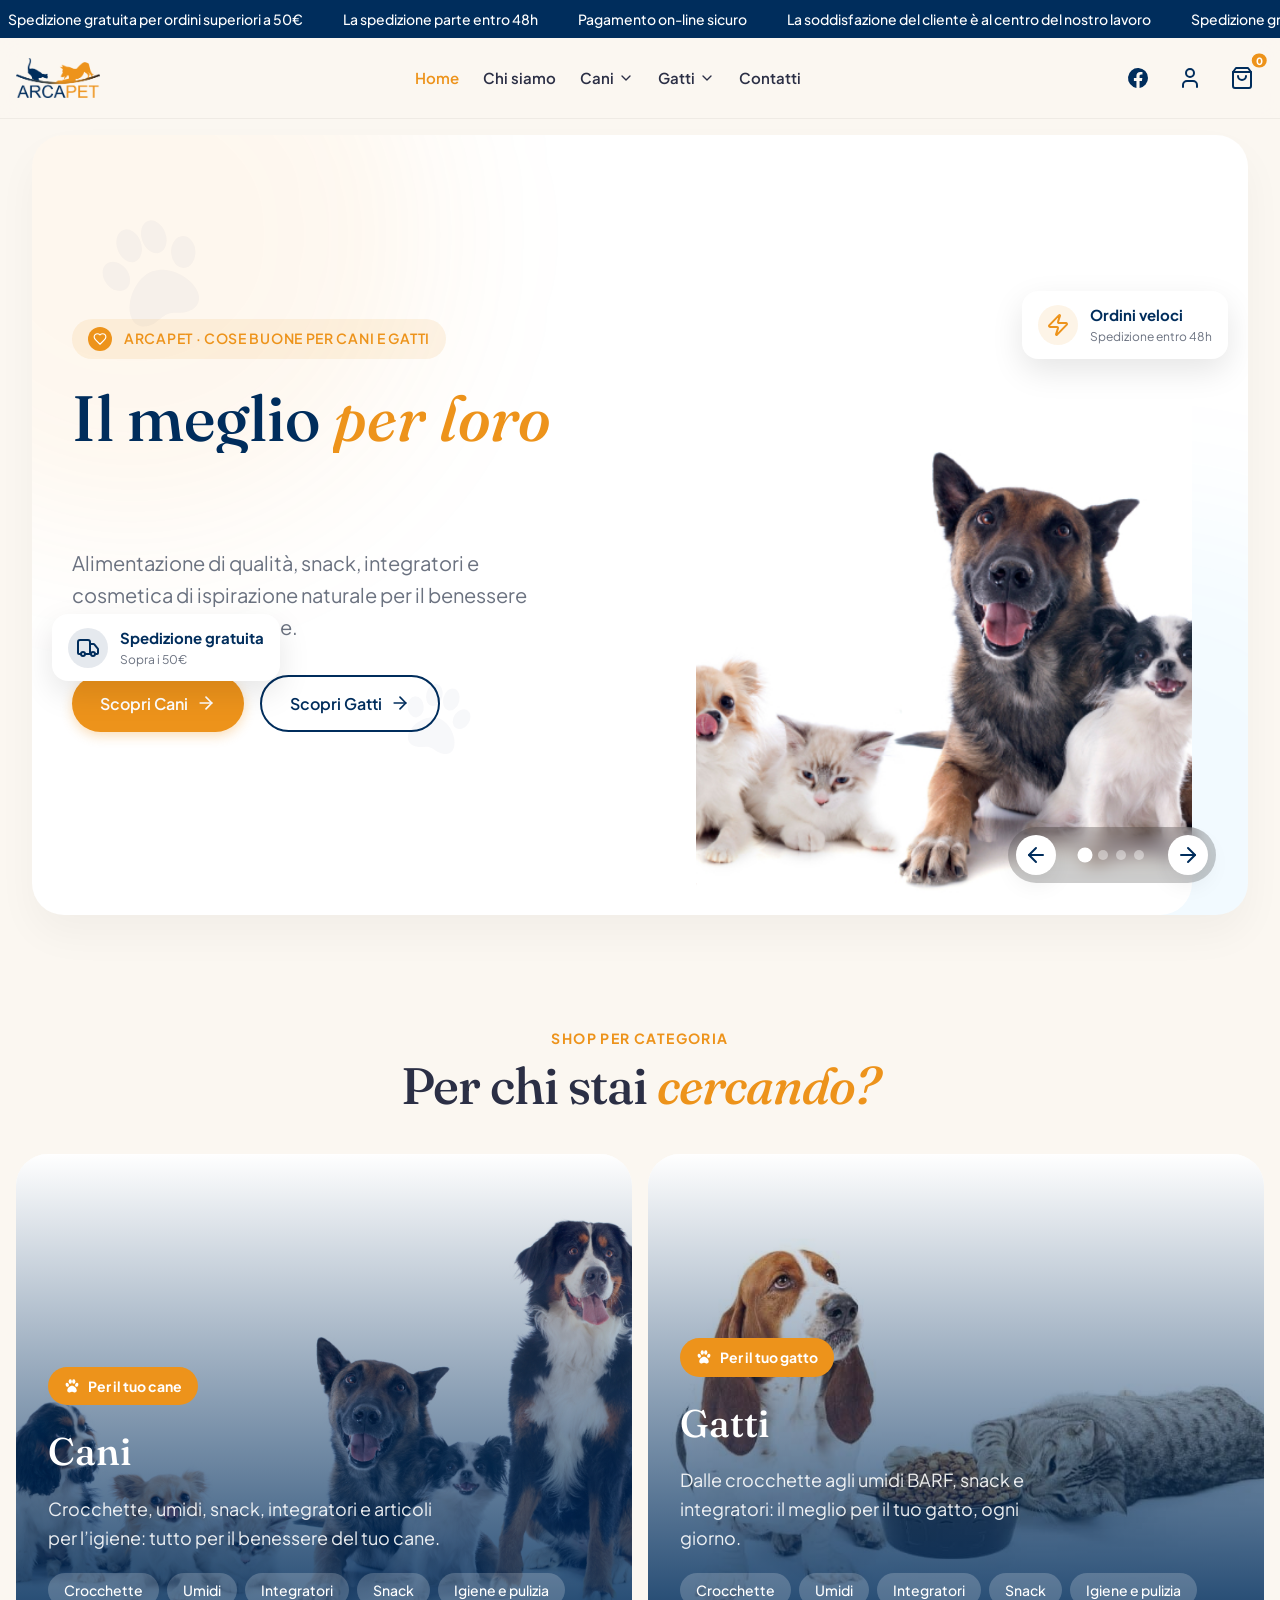
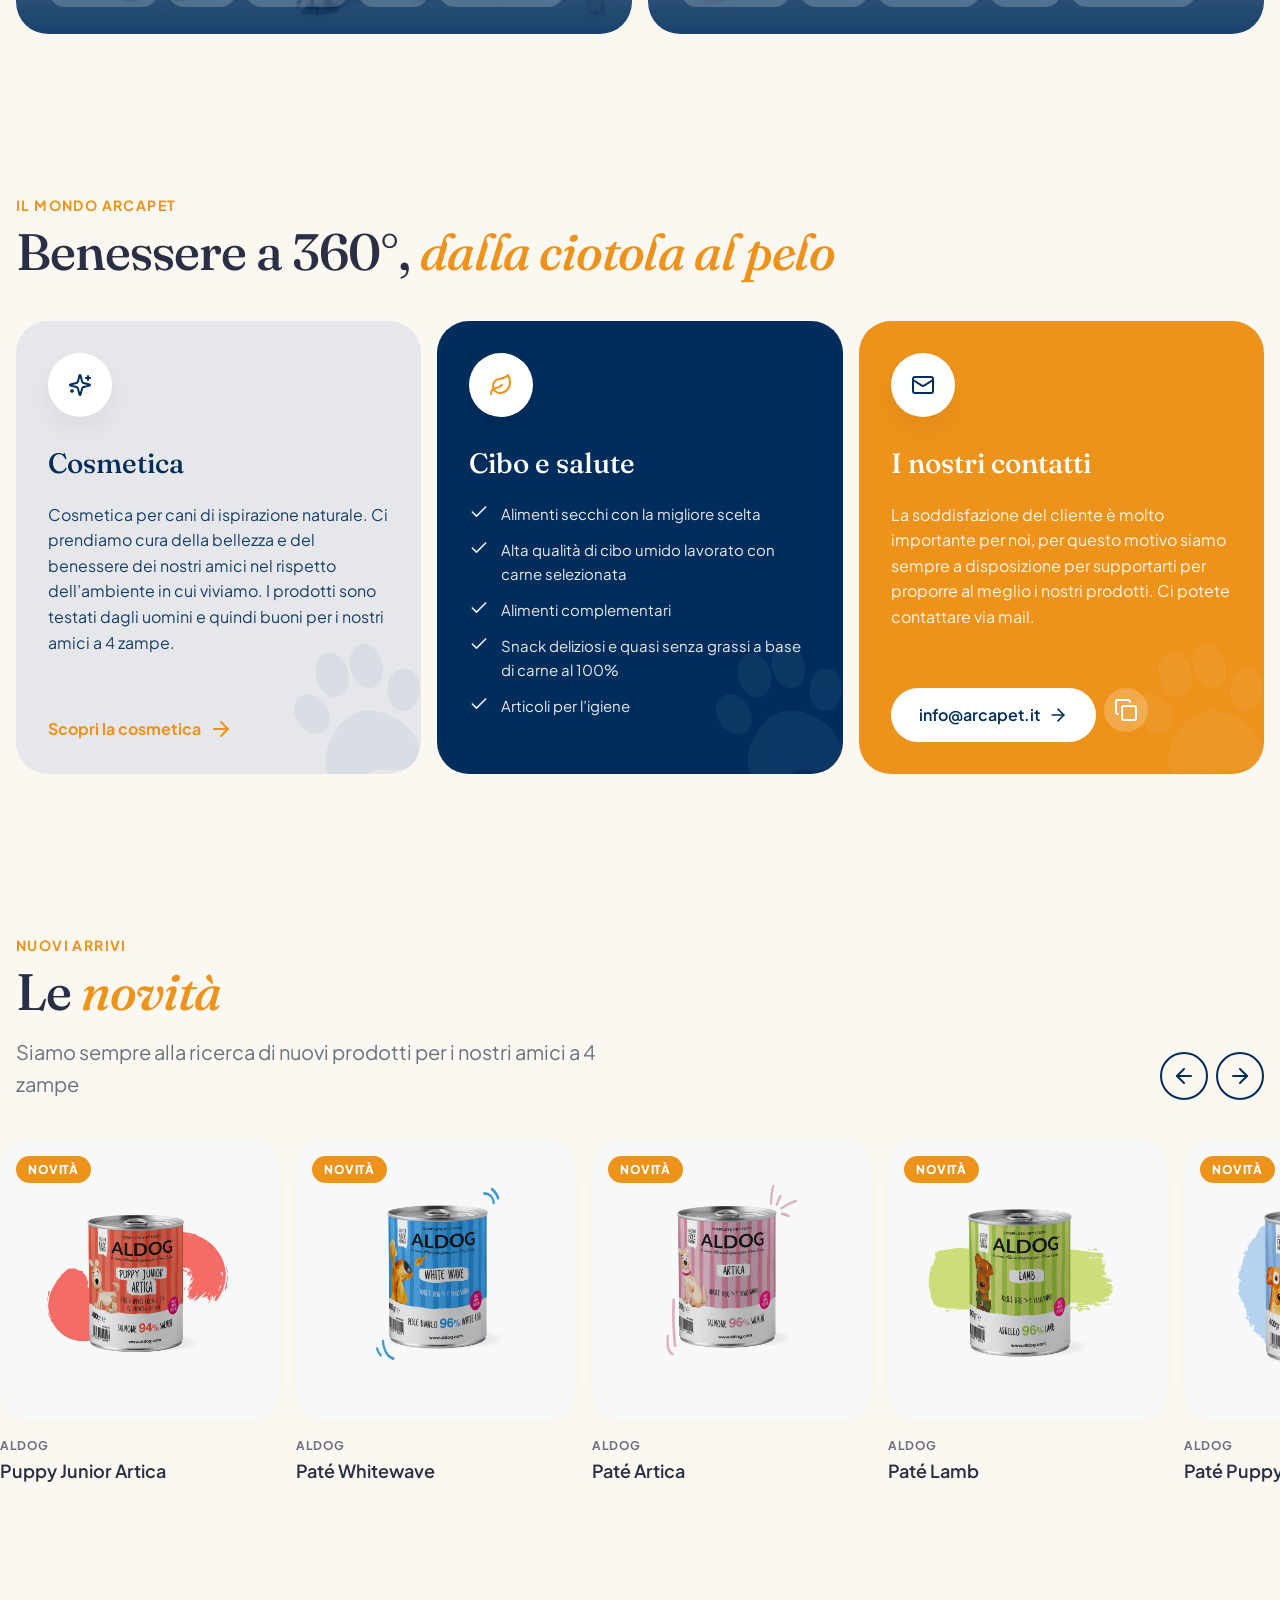
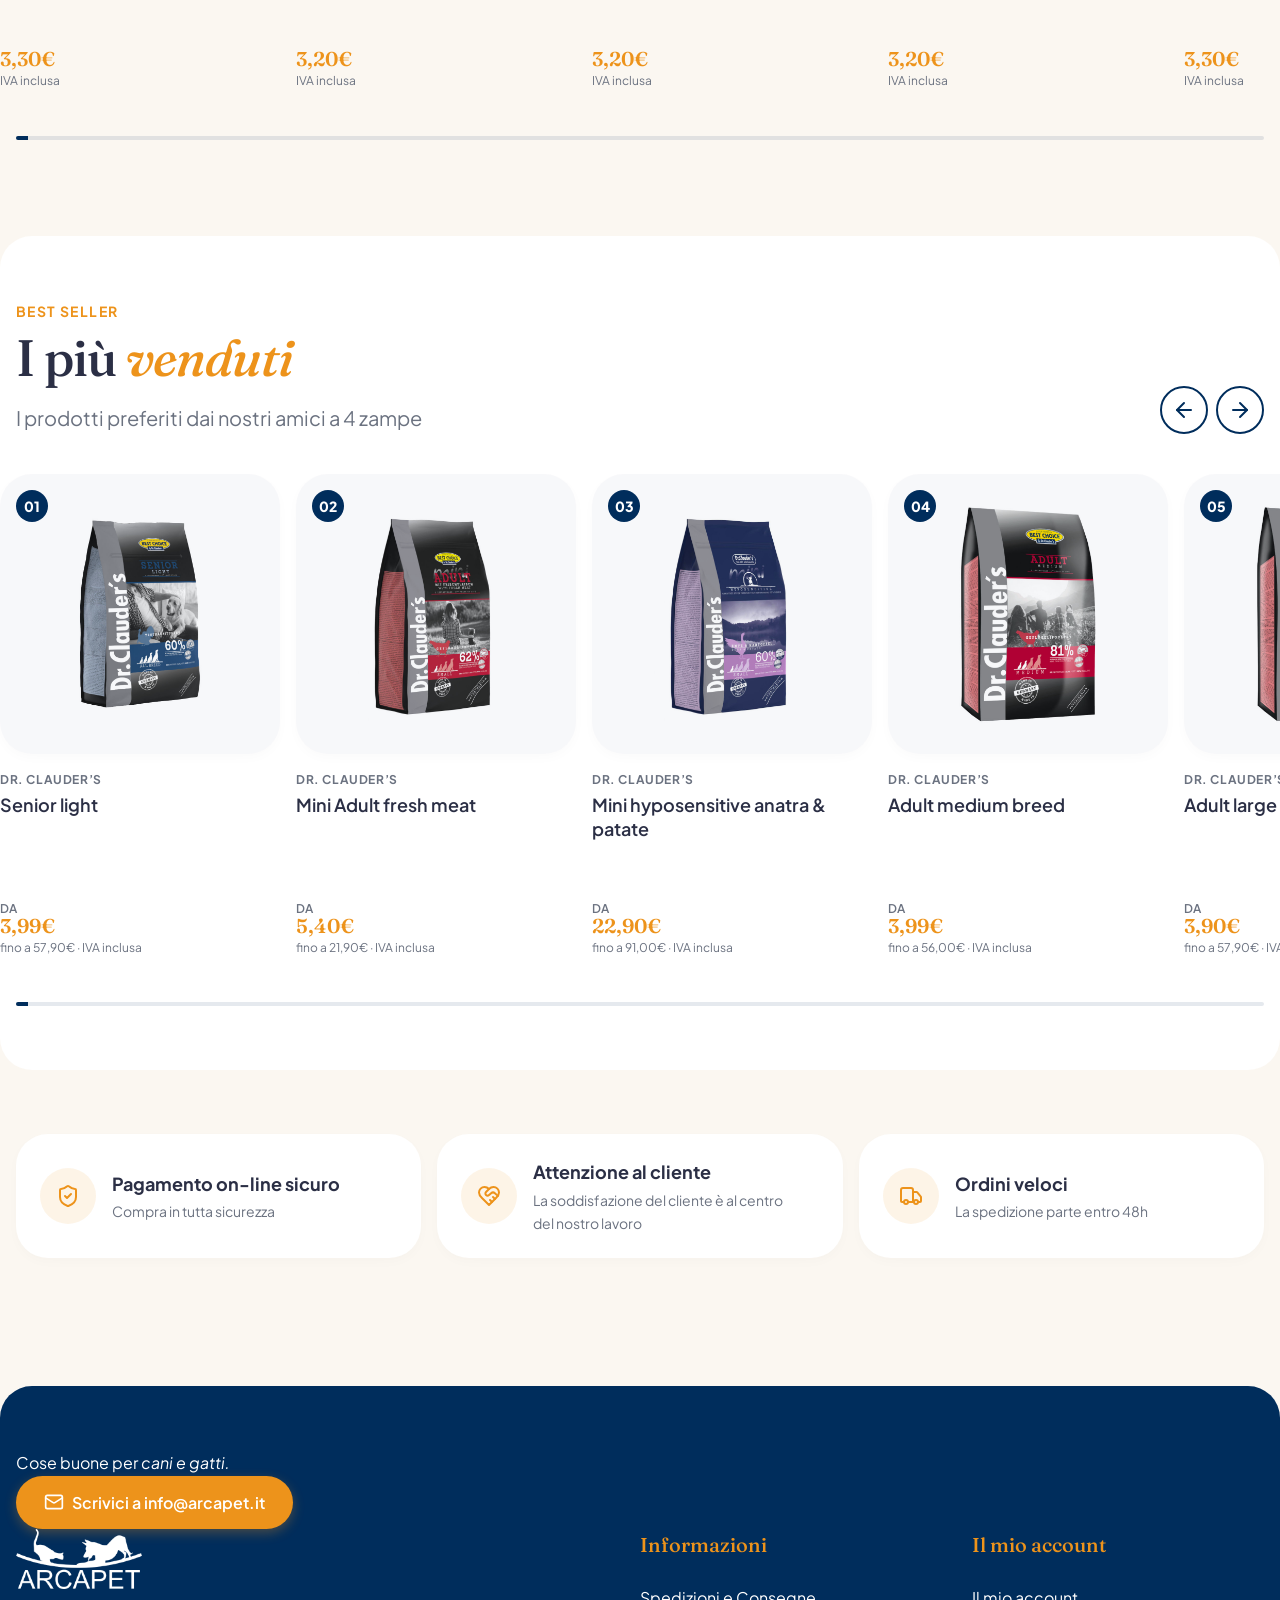
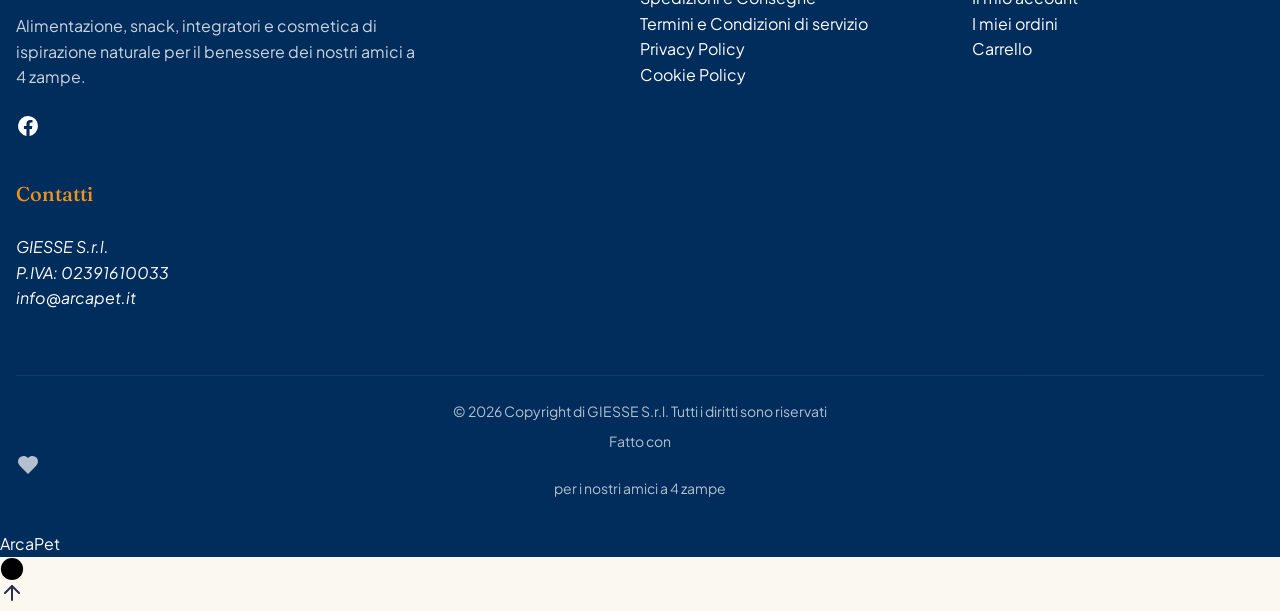
<file: index.html>
<!DOCTYPE html>
<html lang="it">
<head>
  <meta charset="UTF-8">
  <meta name="viewport" content="width=device-width, initial-scale=1.0">
  <title>ArcaPet | Alimentazione, benessere e cosmetica per cani e gatti</title>
  <meta name="description" content="ArcaPet: cose buone per cani e gatti. Crocchette, umidi, BARF, snack, integratori e cosmetica naturale. Spedizione gratuita per ordini superiori a 50€, spedizione entro 48h.">
  <meta property="og:type" content="website">
  <meta property="og:title" content="ArcaPet | Cose buone per cani e gatti">
  <meta property="og:description" content="Alimentazione di qualità, snack, integratori e cosmetica naturale per i tuoi amici a 4 zampe.">
  <meta property="og:image" content="assets/img/slide1.jpg">
  <meta name="theme-color" content="#fbf7f1">
  <link rel="icon" href="assets/img/favicon_cuore.png">

  <link rel="preconnect" href="https://fonts.googleapis.com">
  <link rel="preconnect" href="https://fonts.gstatic.com" crossorigin>
  <link href="https://fonts.googleapis.com/css2?family=Fraunces:ital,opsz,wght,SOFT@0,9..144,400..700,0..100;1,9..144,400..700,0..100&family=Plus+Jakarta+Sans:wght@400..800&display=swap" rel="stylesheet">
  <link rel="preload" as="image" href="assets/img/slide1.jpg">
  <link rel="stylesheet" href="assets/css/style.css">
  <script>document.documentElement.classList.add('js')</script>

  <script type="application/ld+json">
  {
    "@context": "https://schema.org",
    "@type": "Organization",
    "name": "ArcaPet",
    "legalName": "GIESSE S.r.l.",
    "url": "https://www.arcapet.it/",
    "logo": "https://www.arcapet.it/wp-content/uploads/2020/04/logo-trasp-400.png",
    "email": "info@arcapet.it",
    "vatID": "02391610033",
    "sameAs": ["https://www.facebook.com/arcapet.it"]
  }
  </script>
</head>
<body>

  <!-- ============ ICON SPRITE ============ -->
  <svg width="0" height="0" style="position:absolute" aria-hidden="true">
    <symbol id="i-arrow" viewBox="0 0 24 24"><path d="M5 12h14"/><path d="m12 5 7 7-7 7"/></symbol>
    <symbol id="i-arrow-l" viewBox="0 0 24 24"><path d="M19 12H5"/><path d="m12 19-7-7 7-7"/></symbol>
    <symbol id="i-arrow-up" viewBox="0 0 24 24"><path d="m5 12 7-7 7 7"/><path d="M12 19V5"/></symbol>
    <symbol id="i-chev" viewBox="0 0 24 24"><path d="m6 9 6 6 6-6"/></symbol>
    <symbol id="i-user" viewBox="0 0 24 24"><path d="M19 21v-2a4 4 0 0 0-4-4H9a4 4 0 0 0-4 4v2"/><circle cx="12" cy="7" r="4"/></symbol>
    <symbol id="i-bag" viewBox="0 0 24 24"><path d="M6 2 3 6v14a2 2 0 0 0 2 2h14a2 2 0 0 0 2-2V6l-3-4Z"/><path d="M3 6h18"/><path d="M16 10a4 4 0 0 1-8 0"/></symbol>
    <symbol id="i-truck" viewBox="0 0 24 24"><path d="M14 18V6a2 2 0 0 0-2-2H4a2 2 0 0 0-2 2v11a1 1 0 0 0 1 1h2"/><path d="M15 18H9"/><path d="M19 18h2a1 1 0 0 0 1-1v-3.65a1 1 0 0 0-.22-.62l-3.48-4.35A1 1 0 0 0 17.52 8H14"/><circle cx="17" cy="18" r="2"/><circle cx="7" cy="18" r="2"/></symbol>
    <symbol id="i-lock" viewBox="0 0 24 24"><rect width="18" height="11" x="3" y="11" rx="2"/><path d="M7 11V7a5 5 0 0 1 10 0v4"/></symbol>
    <symbol id="i-shield" viewBox="0 0 24 24"><path d="M20 13c0 5-3.5 7.5-7.66 8.95a1 1 0 0 1-.67-.01C7.5 20.5 4 18 4 13V6a1 1 0 0 1 1-1c2 0 4.5-1.2 6.24-2.72a1.17 1.17 0 0 1 1.52 0C14.51 3.81 17 5 19 5a1 1 0 0 1 1 1z"/><path d="m9 12 2 2 4-4"/></symbol>
    <symbol id="i-heart" viewBox="0 0 24 24"><path d="M19 14c1.49-1.46 3-3.21 3-5.5A5.5 5.5 0 0 0 16.5 3c-1.76 0-3 .5-4.5 2-1.5-1.5-2.74-2-4.5-2A5.5 5.5 0 0 0 2 8.5c0 2.3 1.5 4.05 3 5.5l7 7Z"/></symbol>
    <symbol id="i-care" viewBox="0 0 24 24"><path d="M19 14c1.49-1.46 3-3.21 3-5.5A5.5 5.5 0 0 0 16.5 3c-1.76 0-3 .5-4.5 2-1.5-1.5-2.74-2-4.5-2A5.5 5.5 0 0 0 2 8.5c0 2.3 1.5 4.05 3 5.5l7 7Z"/><path d="M12 5 9.04 7.96a2.17 2.17 0 0 0 0 3.08c.82.82 2.13.85 3 .07l2.07-1.9a2.82 2.82 0 0 1 3.79 0l2.96 2.66"/><path d="m18 15-2-2"/><path d="m15 18-2-2"/></symbol>
    <symbol id="i-zap" viewBox="0 0 24 24"><path d="M4 14a1 1 0 0 1-.78-1.63l9.9-10.2a.5.5 0 0 1 .86.46l-1.92 6.02A1 1 0 0 0 13 10h7a1 1 0 0 1 .78 1.63l-9.9 10.2a.5.5 0 0 1-.86-.46l1.92-6.02A1 1 0 0 0 11 14z"/></symbol>
    <symbol id="i-sparkles" viewBox="0 0 24 24"><path d="M9.94 15.5A2 2 0 0 0 8.5 14.06l-6.14-1.58a.5.5 0 0 1 0-.96L8.5 9.94A2 2 0 0 0 9.94 8.5l1.58-6.14a.5.5 0 0 1 .96 0l1.58 6.14a2 2 0 0 0 1.44 1.44l6.14 1.58a.5.5 0 0 1 0 .96l-6.14 1.58a2 2 0 0 0-1.44 1.44l-1.58 6.14a.5.5 0 0 1-.96 0z"/><path d="M20 3v4"/><path d="M22 5h-4"/><path d="M4 17v2"/><path d="M5 18H3"/></symbol>
    <symbol id="i-leaf" viewBox="0 0 24 24"><path d="M11 20A7 7 0 0 1 9.8 6.1C15.5 5 17 4.48 19 2c1 2 2 4.18 2 8 0 5.5-4.78 10-10 10Z"/><path d="M2 21c0-3 1.85-5.36 5.08-6C9.5 14.52 12 13 13 12"/></symbol>
    <symbol id="i-mail" viewBox="0 0 24 24"><rect width="20" height="16" x="2" y="4" rx="2"/><path d="m22 7-8.97 5.7a1.94 1.94 0 0 1-2.06 0L2 7"/></symbol>
    <symbol id="i-copy" viewBox="0 0 24 24"><rect width="14" height="14" x="8" y="8" rx="2"/><path d="M4 16c-1.1 0-2-.9-2-2V4c0-1.1.9-2 2-2h10c1.1 0 2 .9 2 2"/></symbol>
    <symbol id="i-check" viewBox="0 0 24 24"><path d="M20 6 9 17l-5-5"/></symbol>
    <symbol id="i-close" viewBox="0 0 24 24"><path d="M18 6 6 18"/><path d="m6 6 12 12"/></symbol>
    <symbol id="i-fb" viewBox="0 0 24 24"><path d="M22 12a10 10 0 1 0-11.56 9.88v-6.99H7.9V12h2.54V9.8c0-2.5 1.49-3.89 3.78-3.89 1.09 0 2.24.2 2.24.2v2.46h-1.26c-1.24 0-1.63.77-1.63 1.56V12h2.78l-.44 2.89h-2.34v6.99A10 10 0 0 0 22 12Z"/></symbol>
    <symbol id="i-paw" viewBox="0 0 64 64"><ellipse cx="13" cy="27" rx="6.5" ry="8.5" transform="rotate(-18 13 27)"/><ellipse cx="25" cy="14" rx="6.5" ry="9"/><ellipse cx="39" cy="14" rx="6.5" ry="9"/><ellipse cx="51" cy="27" rx="6.5" ry="8.5" transform="rotate(18 51 27)"/><path d="M32 31c-9.5 0-19 10.5-19 19 0 6 5 8.5 10.5 7.5 3.2-.6 5.3-2.2 8.5-2.2s5.3 1.6 8.5 2.2C46 58.5 51 56 51 50c0-8.5-9.5-19-19-19Z"/></symbol>
  </svg>

  <a class="skip-link" href="#main">Vai al contenuto</a>

  <!-- ============ ANNOUNCEMENT BAR ============ -->
  <div class="announce" role="region" aria-label="Informazioni sul servizio">
    <div class="announce__track">
      <ul class="announce__list">
        <li><svg class="ico"><use href="#i-truck"/></svg>Spedizione gratuita per ordini superiori a 50€</li>
        <li><svg class="ico"><use href="#i-zap"/></svg>La spedizione parte entro 48h</li>
        <li><svg class="ico"><use href="#i-lock"/></svg>Pagamento on-line sicuro</li>
        <li><svg class="ico"><use href="#i-heart"/></svg>La soddisfazione del cliente è al centro del nostro lavoro</li>
        <li><svg class="ico"><use href="#i-truck"/></svg>Spedizione gratuita per ordini superiori a 50€</li>
        <li><svg class="ico"><use href="#i-zap"/></svg>La spedizione parte entro 48h</li>
        <li><svg class="ico"><use href="#i-lock"/></svg>Pagamento on-line sicuro</li>
        <li><svg class="ico"><use href="#i-heart"/></svg>La soddisfazione del cliente è al centro del nostro lavoro</li>
      </ul>
      <ul class="announce__list" aria-hidden="true">
        <li><svg class="ico"><use href="#i-truck"/></svg>Spedizione gratuita per ordini superiori a 50€</li>
        <li><svg class="ico"><use href="#i-zap"/></svg>La spedizione parte entro 48h</li>
        <li><svg class="ico"><use href="#i-lock"/></svg>Pagamento on-line sicuro</li>
        <li><svg class="ico"><use href="#i-heart"/></svg>La soddisfazione del cliente è al centro del nostro lavoro</li>
        <li><svg class="ico"><use href="#i-truck"/></svg>Spedizione gratuita per ordini superiori a 50€</li>
        <li><svg class="ico"><use href="#i-zap"/></svg>La spedizione parte entro 48h</li>
        <li><svg class="ico"><use href="#i-lock"/></svg>Pagamento on-line sicuro</li>
        <li><svg class="ico"><use href="#i-heart"/></svg>La soddisfazione del cliente è al centro del nostro lavoro</li>
      </ul>
    </div>
  </div>

  <!-- ============ HEADER ============ -->
  <header class="header" id="header">
    <div class="container header__inner">
      <a href="/" class="header__logo" aria-label="ArcaPet — Home">
        <img src="assets/img/logo-trasp-400.png" alt="ArcaPet" width="400" height="190">
      </a>

      <nav class="menu" aria-label="Menu principale">
        <ul class="menu__list">
          <li><a class="menu__link is-active" href="/" aria-current="page">Home</a></li>
          <li><a class="menu__link" href="#">Chi siamo</a></li>
          <li class="menu__item">
            <a class="menu__link" href="#" aria-haspopup="true">Cani <svg class="ico"><use href="#i-chev"/></svg></a>
            <div class="drop">
              <div class="drop__inner">
                <ul class="drop__list">
                  <li><a href="#">Crocchette <svg class="ico"><use href="#i-arrow"/></svg></a></li>
                  <li><a href="#">Umidi <svg class="ico"><use href="#i-arrow"/></svg></a></li>
                  <li><a href="#">Integratori <svg class="ico"><use href="#i-arrow"/></svg></a></li>
                  <li><a href="#">Snack <svg class="ico"><use href="#i-arrow"/></svg></a></li>
                  <li><a href="#">Igiene e pulizia <svg class="ico"><use href="#i-arrow"/></svg></a></li>
                </ul>
                <a class="drop__feature drop__feature--dog" href="#">
                  <svg class="drop__paw"><use href="#i-paw"/></svg>
                  <span>Tutto per il tuo cane</span>
                  <strong>Scopri il mondo Cani</strong>
                </a>
              </div>
            </div>
          </li>
          <li class="menu__item">
            <a class="menu__link" href="#" aria-haspopup="true">Gatti <svg class="ico"><use href="#i-chev"/></svg></a>
            <div class="drop">
              <div class="drop__inner">
                <ul class="drop__list">
                  <li><a href="#">Crocchette <svg class="ico"><use href="#i-arrow"/></svg></a></li>
                  <li><a href="#">Umidi <svg class="ico"><use href="#i-arrow"/></svg></a></li>
                  <li><a href="#">Integratori <svg class="ico"><use href="#i-arrow"/></svg></a></li>
                  <li><a href="#">Snack <svg class="ico"><use href="#i-arrow"/></svg></a></li>
                  <li><a href="#">Igiene e pulizia <svg class="ico"><use href="#i-arrow"/></svg></a></li>
                </ul>
                <a class="drop__feature drop__feature--cat" href="#">
                  <svg class="drop__paw"><use href="#i-paw"/></svg>
                  <span>Tutto per il tuo gatto</span>
                  <strong>Scopri il mondo Gatti</strong>
                </a>
              </div>
            </div>
          </li>
          <li><a class="menu__link" href="#">Contatti</a></li>
        </ul>
      </nav>

      <div class="header__actions">
        <a href="https://www.facebook.com/arcapet.it" target="_blank" rel="noopener" class="icon-btn icon-btn--fb" aria-label="ArcaPet su Facebook"><svg class="ico ico--fill"><use href="#i-fb"/></svg></a>
        <a href="#" class="icon-btn" aria-label="Il mio account"><svg class="ico"><use href="#i-user"/></svg></a>
        <a href="#" class="icon-btn icon-btn--cart" aria-label="Carrello">
          <svg class="ico"><use href="#i-bag"/></svg>
          <span class="cart-count" id="cart-count">0</span>
        </a>
        <button class="burger" id="burger" aria-label="Apri menu" aria-expanded="false" aria-controls="drawer"><span></span><span></span></button>
      </div>
    </div>
  </header>

  <!-- ============ MOBILE DRAWER ============ -->
  <div class="drawer" id="drawer" aria-hidden="true">
    <div class="drawer__backdrop" data-close></div>
    <aside class="drawer__panel" role="dialog" aria-modal="true" aria-label="Menu">
      <div class="drawer__head">
        <img src="assets/img/logo-trasp-400.png" alt="ArcaPet" width="400" height="190">
        <button class="icon-btn icon-btn--soft" data-close aria-label="Chiudi menu"><svg class="ico"><use href="#i-close"/></svg></button>
      </div>
      <nav class="drawer__nav" aria-label="Menu mobile">
        <a href="/" style="--i:0" aria-current="page">Home</a>
        <a href="#" style="--i:1">Chi siamo</a>
        <details style="--i:2">
          <summary>Cani <svg class="ico"><use href="#i-chev"/></svg></summary>
          <ul>
            <li><a href="#">Tutti i prodotti</a></li>
            <li><a href="#">Crocchette</a></li>
            <li><a href="#">Umidi</a></li>
            <li><a href="#">Integratori</a></li>
            <li><a href="#">Snack</a></li>
            <li><a href="#">Igiene e pulizia</a></li>
          </ul>
        </details>
        <details style="--i:3">
          <summary>Gatti <svg class="ico"><use href="#i-chev"/></svg></summary>
          <ul>
            <li><a href="#">Tutti i prodotti</a></li>
            <li><a href="#">Crocchette</a></li>
            <li><a href="#">Umidi</a></li>
            <li><a href="#">Integratori</a></li>
            <li><a href="#">Snack</a></li>
            <li><a href="#">Igiene e pulizia</a></li>
          </ul>
        </details>
        <a href="#" style="--i:4">Contatti</a>
        <a href="#" style="--i:5">Il mio account</a>
      </nav>
      <div class="drawer__foot">
        <a href="mailto:info@arcapet.it" class="btn btn--primary btn--block"><svg class="ico"><use href="#i-mail"/></svg>info@arcapet.it</a>
        <a href="https://www.facebook.com/arcapet.it" target="_blank" rel="noopener" class="btn btn--ghost btn--block"><svg class="ico ico--fill"><use href="#i-fb"/></svg>Seguici su Facebook</a>
      </div>
    </aside>
  </div>

  <main id="main">

    <!-- ============ HERO ============ -->
    <section class="hero" aria-label="In evidenza">
      <div class="container">
        <div class="hero__card" id="hero" data-slide="0">
          <span class="hero__glow hero__glow--a" aria-hidden="true"></span>
          <span class="hero__glow hero__glow--b" aria-hidden="true"></span>
          <svg class="hero__paw hero__paw--1" aria-hidden="true"><use href="#i-paw"/></svg>
          <svg class="hero__paw hero__paw--2" aria-hidden="true"><use href="#i-paw"/></svg>
          <svg class="hero__paw hero__paw--3" aria-hidden="true"><use href="#i-paw"/></svg>

          <div class="hero__content">
            <h1 class="eyebrow">
              <span class="eyebrow__dot"><svg class="ico"><use href="#i-heart"/></svg></span>
              ArcaPet · Cose buone per cani e gatti
            </h1>

            <div class="hero__titles" aria-live="polite">
              <p class="hero__title"><span class="w" style="--i:0"><span>Il</span></span> <span class="w" style="--i:1"><span>meglio</span></span> <em class="w" style="--i:2"><span>per</span></em> <em class="w" style="--i:3"><span>loro</span></em></p>
              <p class="hero__title"><span class="w" style="--i:0"><span>Il</span></span> <span class="w" style="--i:1"><span>cibo</span></span> <em class="w" style="--i:2"><span>più</span></em> <em class="w" style="--i:3"><span>buono</span></em></p>
              <p class="hero__title"><span class="w" style="--i:0"><span>Ama</span></span> <span class="w" style="--i:1"><span>chi</span></span> <em class="w" style="--i:2"><span>ti</span></em> <em class="w" style="--i:3"><span>ama</span></em></p>
              <p class="hero__title"><span class="w" style="--i:0"><span>Spedizione</span></span> <em class="w" style="--i:1"><span>gratuita</span></em></p>
            </div>

            <p class="hero__lead">Alimentazione di qualità, snack, integratori e cosmetica di ispirazione naturale per il benessere dei tuoi amici a 4 zampe.</p>

            <div class="hero__cta">
              <a href="#" class="btn btn--primary">Scopri Cani <svg class="ico"><use href="#i-arrow"/></svg></a>
              <a href="#" class="btn btn--ghost">Scopri Gatti <svg class="ico"><use href="#i-arrow"/></svg></a>
            </div>
          </div>

          <div class="hero__stage" id="hero-stage">
            <svg class="hero__arc" viewBox="0 0 1000 100" preserveAspectRatio="none" aria-hidden="true">
              <defs>
                <linearGradient id="arcGrad" x1="0" x2="1" y1="0" y2="0">
                  <stop offset="0" stop-color="#002d5c"/>
                  <stop offset=".5" stop-color="#2b2f45"/>
                  <stop offset="1" stop-color="#ed931b"/>
                </linearGradient>
              </defs>
              <path d="M6 18 Q500 150 994 18" pathLength="1"/>
            </svg>

            <div class="slides">
              <figure class="slide is-active">
                <img src="assets/img/slide1.jpg" alt="Cani e gatti di diverse razze seduti insieme" width="1300" height="635" fetchpriority="high">
              </figure>
              <figure class="slide">
                <img src="assets/img/cibo-buono.jpg" alt="Basset hound e gatto con una ciotola di crocchette" width="1300" height="635" loading="lazy">
              </figure>
              <figure class="slide">
                <img src="assets/img/ama-ama-2.jpg" alt="Due cuccioli e un gattino" width="1300" height="635" loading="lazy">
              </figure>
              <figure class="slide slide--photo">
                <img src="assets/img/pexels-arthousestudio-6017740-scaled.jpg" alt="Cane in attesa accanto ai pacchi consegnati" width="2560" height="1950" loading="lazy">
                <figcaption class="slide__badge"><svg class="ico"><use href="#i-truck"/></svg>per ordini superiori a 50€</figcaption>
              </figure>
            </div>
          </div>

          <div class="hero__chip hero__chip--1" aria-hidden="true">
            <span class="hero__chip-ico"><svg class="ico"><use href="#i-zap"/></svg></span>
            <span><strong>Ordini veloci</strong><small>Spedizione entro 48h</small></span>
          </div>
          <div class="hero__chip hero__chip--2" aria-hidden="true">
            <span class="hero__chip-ico hero__chip-ico--navy"><svg class="ico"><use href="#i-truck"/></svg></span>
            <span><strong>Spedizione gratuita</strong><small>Sopra i 50€</small></span>
          </div>

          <div class="hero__controls">
            <button class="round-btn" id="hero-prev" aria-label="Slide precedente"><svg class="ico"><use href="#i-arrow-l"/></svg></button>
            <div class="hero__dots" id="hero-dots" role="tablist" aria-label="Seleziona slide"></div>
            <button class="round-btn" id="hero-next" aria-label="Slide successiva"><svg class="ico"><use href="#i-arrow"/></svg></button>
          </div>
        </div>
      </div>
    </section>

    <!-- ============ CATEGORIE ============ -->
    <section class="section cats" aria-labelledby="cats-title">
      <div class="container">
        <header class="section-head section-head--center" data-reveal>
          <p class="kicker">Shop per categoria</p>
          <h2 class="h2" id="cats-title">Per chi stai <em>cercando?</em></h2>
        </header>

        <div class="cats__grid" data-stagger>
          <article class="cat cat--dog">
            <div class="cat__content">
              <span class="cat__tag"><svg class="ico ico--fill"><use href="#i-paw"/></svg>Per il tuo cane</span>
              <h3 class="cat__title"><a href="#">Cani</a></h3>
              <p>Crocchette, umidi, snack, integratori e articoli per l’igiene: tutto per il benessere del tuo cane.</p>
              <ul class="cat__chips">
                <li><a href="#">Crocchette</a></li>
                <li><a href="#">Umidi</a></li>
                <li><a href="#">Integratori</a></li>
                <li><a href="#">Snack</a></li>
                <li><a href="#">Igiene e pulizia</a></li>
              </ul>
            </div>
            <span class="cat__go" aria-hidden="true"><svg class="ico"><use href="#i-arrow"/></svg></span>
            <div class="cat__media" aria-hidden="true"><img src="assets/img/slide1.jpg" alt="" width="1300" height="635" loading="lazy"></div>
          </article>

          <article class="cat cat--cat">
            <div class="cat__content">
              <span class="cat__tag"><svg class="ico ico--fill"><use href="#i-paw"/></svg>Per il tuo gatto</span>
              <h3 class="cat__title"><a href="#">Gatti</a></h3>
              <p>Dalle crocchette agli umidi BARF, snack e integratori: il meglio per il tuo gatto, ogni giorno.</p>
              <ul class="cat__chips">
                <li><a href="#">Crocchette</a></li>
                <li><a href="#">Umidi</a></li>
                <li><a href="#">Integratori</a></li>
                <li><a href="#">Snack</a></li>
                <li><a href="#">Igiene e pulizia</a></li>
              </ul>
            </div>
            <span class="cat__go" aria-hidden="true"><svg class="ico"><use href="#i-arrow"/></svg></span>
            <div class="cat__media" aria-hidden="true"><img src="assets/img/cibo-buono.jpg" alt="" width="1300" height="635" loading="lazy"></div>
          </article>
        </div>
      </div>
    </section>

    <!-- ============ SERVIZI ============ -->
    <section class="section section--tight services" aria-labelledby="services-title">
      <div class="container">
        <header class="section-head" data-reveal>
          <p class="kicker">Il mondo ArcaPet</p>
          <h2 class="h2" id="services-title">Benessere a 360°, <em>dalla ciotola al pelo</em></h2>
        </header>

        <div class="services__grid" data-stagger>
          <article class="svc svc--stone">
            <span class="svc__icon"><svg class="ico"><use href="#i-sparkles"/></svg></span>
            <h3>Cosmetica</h3>
            <p>Cosmetica per cani di ispirazione naturale. Ci prendiamo cura della bellezza e del benessere dei nostri amici nel rispetto dell’ambiente in cui viviamo. I prodotti sono testati dagli uomini e quindi buoni per i nostri amici a 4 zampe.</p>
            <a href="#" class="svc__link">Scopri la cosmetica <svg class="ico"><use href="#i-arrow"/></svg></a>
            <svg class="svc__paw" aria-hidden="true"><use href="#i-paw"/></svg>
          </article>

          <article class="svc svc--navy">
            <span class="svc__icon"><svg class="ico"><use href="#i-leaf"/></svg></span>
            <h3>Cibo e salute</h3>
            <ul class="svc__list">
              <li><svg class="ico"><use href="#i-check"/></svg>Alimenti secchi con la migliore scelta</li>
              <li><svg class="ico"><use href="#i-check"/></svg>Alta qualità di cibo umido lavorato con carne selezionata</li>
              <li><svg class="ico"><use href="#i-check"/></svg>Alimenti complementari</li>
              <li><svg class="ico"><use href="#i-check"/></svg>Snack deliziosi e quasi senza grassi a base di carne al 100%</li>
              <li><svg class="ico"><use href="#i-check"/></svg>Articoli per l’igiene</li>
            </ul>
            <svg class="svc__paw" aria-hidden="true"><use href="#i-paw"/></svg>
          </article>

          <article class="svc svc--orange">
            <span class="svc__icon"><svg class="ico"><use href="#i-mail"/></svg></span>
            <h3>I nostri contatti</h3>
            <p>La soddisfazione del cliente è molto importante per noi, per questo motivo siamo sempre a disposizione per supportarti per proporre al meglio i nostri prodotti. Ci potete contattare via mail.</p>
            <div class="svc__actions">
              <a href="mailto:info@arcapet.it" class="btn btn--light">info@arcapet.it <svg class="ico"><use href="#i-arrow"/></svg></a>
              <button class="icon-btn icon-btn--glass" data-copy="info@arcapet.it" aria-label="Copia indirizzo email"><svg class="ico"><use href="#i-copy"/></svg></button>
            </div>
            <svg class="svc__paw" aria-hidden="true"><use href="#i-paw"/></svg>
          </article>
        </div>
      </div>
    </section>

    <!-- ============ LE NOVITÀ ============ -->
    <section class="section products" id="novita" aria-labelledby="novita-title" data-rail>
      <div class="container">
        <header class="section-head section-head--split" data-reveal>
          <div>
            <p class="kicker">Nuovi arrivi</p>
            <h2 class="h2" id="novita-title">Le <em>novità</em></h2>
            <p class="section-sub">Siamo sempre alla ricerca di nuovi prodotti per i nostri amici a 4 zampe</p>
          </div>
          <div class="rail-nav">
            <button class="rail-btn" data-prev aria-label="Prodotti precedenti"><svg class="ico"><use href="#i-arrow-l"/></svg></button>
            <button class="rail-btn" data-next aria-label="Prodotti successivi"><svg class="ico"><use href="#i-arrow"/></svg></button>
          </div>
        </header>
      </div>

      <div class="rail" data-reveal>
        <div class="rail__track" tabindex="0" aria-label="Carosello novità">
          <article class="card">
            <a href="#" class="card__media" tabindex="-1"><span class="badge">Novità</span><img src="assets/img/Screenshot-26.png" alt="ALDOG PUPPY JUNIOR ARTICA" width="899" height="764" loading="lazy"></a>
            <div class="card__body">
              <p class="card__brand">Aldog</p>
              <h3 class="card__title"><a href="#">Puppy Junior Artica</a></h3>
              <div class="card__foot"><p class="price">3,30€<small>IVA inclusa</small></p><span class="card__go" aria-hidden="true"><svg class="ico"><use href="#i-arrow"/></svg></span></div>
            </div>
          </article>
          <article class="card">
            <a href="#" class="card__media" tabindex="-1"><span class="badge">Novità</span><img src="assets/img/Screenshot-25.png" alt="ALDOG PATE WHITEWAVE" width="864" height="778" loading="lazy"></a>
            <div class="card__body">
              <p class="card__brand">Aldog</p>
              <h3 class="card__title"><a href="#">Paté Whitewave</a></h3>
              <div class="card__foot"><p class="price">3,20€<small>IVA inclusa</small></p><span class="card__go" aria-hidden="true"><svg class="ico"><use href="#i-arrow"/></svg></span></div>
            </div>
          </article>
          <article class="card">
            <a href="#" class="card__media" tabindex="-1"><span class="badge">Novità</span><img src="assets/img/Screenshot-24.png" alt="ALDOG PATE ARTICA" width="872" height="785" loading="lazy"></a>
            <div class="card__body">
              <p class="card__brand">Aldog</p>
              <h3 class="card__title"><a href="#">Paté Artica</a></h3>
              <div class="card__foot"><p class="price">3,20€<small>IVA inclusa</small></p><span class="card__go" aria-hidden="true"><svg class="ico"><use href="#i-arrow"/></svg></span></div>
            </div>
          </article>
          <article class="card">
            <a href="#" class="card__media" tabindex="-1"><span class="badge">Novità</span><img src="assets/img/Screenshot-23.png" alt="ALDOG PATE LAMB" width="837" height="737" loading="lazy"></a>
            <div class="card__body">
              <p class="card__brand">Aldog</p>
              <h3 class="card__title"><a href="#">Paté Lamb</a></h3>
              <div class="card__foot"><p class="price">3,20€<small>IVA inclusa</small></p><span class="card__go" aria-hidden="true"><svg class="ico"><use href="#i-arrow"/></svg></span></div>
            </div>
          </article>
          <article class="card">
            <a href="#" class="card__media" tabindex="-1"><span class="badge">Novità</span><img src="assets/img/Screenshot-22.png" alt="ALDOG PATE PUPPY JUNIOR PORK" width="794" height="767" loading="lazy"></a>
            <div class="card__body">
              <p class="card__brand">Aldog</p>
              <h3 class="card__title"><a href="#">Paté Puppy Junior Pork</a></h3>
              <div class="card__foot"><p class="price">3,30€<small>IVA inclusa</small></p><span class="card__go" aria-hidden="true"><svg class="ico"><use href="#i-arrow"/></svg></span></div>
            </div>
          </article>
          <article class="card">
            <a href="#" class="card__media" tabindex="-1"><span class="badge">Novità</span><img src="assets/img/Screenshot-21.png" alt="ALDOG PATE BEEF" width="797" height="800" loading="lazy"></a>
            <div class="card__body">
              <p class="card__brand">Aldog</p>
              <h3 class="card__title"><a href="#">Paté Beef</a></h3>
              <div class="card__foot"><p class="price">3,20€<small>IVA inclusa</small></p><span class="card__go" aria-hidden="true"><svg class="ico"><use href="#i-arrow"/></svg></span></div>
            </div>
          </article>
          <article class="card">
            <a href="#" class="card__media" tabindex="-1"><span class="badge">Novità</span><img src="assets/img/Screenshot-20.png" alt="ALDOG PATE PORK" width="832" height="753" loading="lazy"></a>
            <div class="card__body">
              <p class="card__brand">Aldog</p>
              <h3 class="card__title"><a href="#">Paté Pork</a></h3>
              <div class="card__foot"><p class="price">3,20€<small>IVA inclusa</small></p><span class="card__go" aria-hidden="true"><svg class="ico"><use href="#i-arrow"/></svg></span></div>
            </div>
          </article>
          <article class="card">
            <a href="#" class="card__media" tabindex="-1"><span class="badge">Novità</span><img src="assets/img/pic-22500200-BARF-Putenschmankerl-200g-649x1024.jpg" alt="BARF MENU COMPLETO – Trito di Tacchino con Mirtilli" width="649" height="1024" loading="lazy"></a>
            <div class="card__body">
              <p class="card__brand">Dr. Clauder’s · BARF</p>
              <h3 class="card__title"><a href="#">Menu completo – Trito di Tacchino con Mirtilli</a></h3>
              <div class="card__foot"><p class="price">2,70€<small>IVA inclusa</small></p><span class="card__go" aria-hidden="true"><svg class="ico"><use href="#i-arrow"/></svg></span></div>
            </div>
          </article>
          <article class="card">
            <a href="#" class="card__media" tabindex="-1"><span class="badge">Novità</span><img src="assets/img/pic-22501200-BARF-Rinderschmaus-200g-649x1024.jpg" alt="BARF MENU COMPLETO – Trito di Manzo con patate dolci" width="649" height="1024" loading="lazy"></a>
            <div class="card__body">
              <p class="card__brand">Dr. Clauder’s · BARF</p>
              <h3 class="card__title"><a href="#">Menu completo – Trito di Manzo con patate dolci</a></h3>
              <div class="card__foot"><p class="price">2,70€<small>IVA inclusa</small></p><span class="card__go" aria-hidden="true"><svg class="ico"><use href="#i-arrow"/></svg></span></div>
            </div>
          </article>
          <article class="card">
            <a href="#" class="card__media" tabindex="-1"><span class="badge">Novità</span><img src="assets/img/barf-cervo-720.jpg" alt="BARF MENU COMPLETO – Trito di Cervo con patate dolci" width="720" height="720" loading="lazy"></a>
            <div class="card__body">
              <p class="card__brand">Dr. Clauder’s · BARF</p>
              <h3 class="card__title"><a href="#">Menu completo – Trito di Cervo con patate dolci</a></h3>
              <div class="card__foot"><p class="price">2,70€<small>IVA inclusa</small></p><span class="card__go" aria-hidden="true"><svg class="ico"><use href="#i-arrow"/></svg></span></div>
            </div>
          </article>
        </div>
        <div class="container"><div class="rail__progress"><span></span></div></div>
      </div>
    </section>

    <!-- ============ I PIÙ VENDUTI ============ -->
    <section class="band products" id="piu-venduti" aria-labelledby="best-title" data-rail>
      <div class="band__inner">
        <div class="container">
          <header class="section-head section-head--split" data-reveal>
            <div>
              <p class="kicker">Best seller</p>
              <h2 class="h2" id="best-title">I più <em>venduti</em></h2>
              <p class="section-sub">I prodotti preferiti dai nostri amici a 4 zampe</p>
            </div>
            <div class="rail-nav">
              <button class="rail-btn" data-prev aria-label="Prodotti precedenti"><svg class="ico"><use href="#i-arrow-l"/></svg></button>
              <button class="rail-btn" data-next aria-label="Prodotti successivi"><svg class="ico"><use href="#i-arrow"/></svg></button>
            </div>
          </header>
        </div>

        <div class="rail" data-reveal>
          <div class="rail__track" tabindex="0" aria-label="Carosello più venduti">
            <article class="card">
              <a href="#" class="card__media" tabindex="-1"><span class="rank">01</span><img src="assets/img/senior.jpg" alt="Senior light" width="900" height="900" loading="lazy"></a>
              <div class="card__body">
                <p class="card__brand">Dr. Clauder’s</p>
                <h3 class="card__title"><a href="#">Senior light</a></h3>
                <div class="card__foot"><p class="price"><span class="from">da</span>3,99€<small>fino a 57,90€ · IVA inclusa</small></p><span class="card__go" aria-hidden="true"><svg class="ico"><use href="#i-arrow"/></svg></span></div>
              </div>
            </article>
            <article class="card">
              <a href="#" class="card__media" tabindex="-1"><span class="rank">02</span><img src="assets/img/mini-adult-fresh-meat.jpg" alt="Mini Adult fresh meat" width="900" height="900" loading="lazy"></a>
              <div class="card__body">
                <p class="card__brand">Dr. Clauder’s</p>
                <h3 class="card__title"><a href="#">Mini Adult fresh meat</a></h3>
                <div class="card__foot"><p class="price"><span class="from">da</span>5,40€<small>fino a 21,90€ · IVA inclusa</small></p><span class="card__go" aria-hidden="true"><svg class="ico"><use href="#i-arrow"/></svg></span></div>
              </div>
            </article>
            <article class="card">
              <a href="#" class="card__media" tabindex="-1"><span class="rank">03</span><img src="assets/img/mini-hyposensitive-anatra-patate.jpg" alt="Mini hyposensitive anatra &amp; patate" width="900" height="900" loading="lazy"></a>
              <div class="card__body">
                <p class="card__brand">Dr. Clauder’s</p>
                <h3 class="card__title"><a href="#">Mini hyposensitive anatra &amp; patate</a></h3>
                <div class="card__foot"><p class="price"><span class="from">da</span>22,90€<small>fino a 91,00€ · IVA inclusa</small></p><span class="card__go" aria-hidden="true"><svg class="ico"><use href="#i-arrow"/></svg></span></div>
              </div>
            </article>
            <article class="card">
              <a href="#" class="card__media" tabindex="-1"><span class="rank">04</span><img src="assets/img/adult-medium-breed.jpg" alt="Adult medium breed" width="900" height="900" loading="lazy"></a>
              <div class="card__body">
                <p class="card__brand">Dr. Clauder’s</p>
                <h3 class="card__title"><a href="#">Adult medium breed</a></h3>
                <div class="card__foot"><p class="price"><span class="from">da</span>3,99€<small>fino a 56,00€ · IVA inclusa</small></p><span class="card__go" aria-hidden="true"><svg class="ico"><use href="#i-arrow"/></svg></span></div>
              </div>
            </article>
            <article class="card">
              <a href="#" class="card__media" tabindex="-1"><span class="rank">05</span><img src="assets/img/adult-large-breed.jpg" alt="Adult large breed" width="900" height="900" loading="lazy"></a>
              <div class="card__body">
                <p class="card__brand">Dr. Clauder’s</p>
                <h3 class="card__title"><a href="#">Adult large breed</a></h3>
                <div class="card__foot"><p class="price"><span class="from">da</span>3,90€<small>fino a 57,90€ · IVA inclusa</small></p><span class="card__go" aria-hidden="true"><svg class="ico"><use href="#i-arrow"/></svg></span></div>
              </div>
            </article>
            <article class="card">
              <a href="#" class="card__media" tabindex="-1"><span class="rank">06</span><img src="assets/img/IMG_2013-1.jpg" alt="Mini Junior Salmone e riso" width="750" height="1000" loading="lazy"></a>
              <div class="card__body">
                <p class="card__brand">Dr. Clauder’s</p>
                <h3 class="card__title"><a href="#">Mini Junior Salmone e riso</a></h3>
                <div class="card__foot"><p class="price"><span class="from">da</span>5,40€<small>fino a 21,70€ · IVA inclusa</small></p><span class="card__go" aria-hidden="true"><svg class="ico"><use href="#i-arrow"/></svg></span></div>
              </div>
            </article>
            <article class="card">
              <a href="#" class="card__media" tabindex="-1"><span class="rank">07</span><img src="assets/img/junior-agnello-riso.jpg" alt="Junior agnello &amp; riso" width="900" height="900" loading="lazy"></a>
              <div class="card__body">
                <p class="card__brand">Dr. Clauder’s</p>
                <h3 class="card__title"><a href="#">Junior agnello &amp; riso</a></h3>
                <div class="card__foot"><p class="price"><span class="from">da</span>5,15€<small>fino a 68,00€ · IVA inclusa</small></p><span class="card__go" aria-hidden="true"><svg class="ico"><use href="#i-arrow"/></svg></span></div>
              </div>
            </article>
            <article class="card">
              <a href="#" class="card__media" tabindex="-1"><span class="rank">08</span><img src="assets/img/adult-pesce-riso.jpg" alt="Adult pesce &amp; riso" width="900" height="900" loading="lazy"></a>
              <div class="card__body">
                <p class="card__brand">Dr. Clauder’s</p>
                <h3 class="card__title"><a href="#">Adult pesce &amp; riso</a></h3>
                <div class="card__foot"><p class="price"><span class="from">da</span>5,40€<small>fino a 65,00€ · IVA inclusa</small></p><span class="card__go" aria-hidden="true"><svg class="ico"><use href="#i-arrow"/></svg></span></div>
              </div>
            </article>
            <article class="card">
              <a href="#" class="card__media" tabindex="-1"><span class="rank">09</span><img src="assets/img/adult-salmone-riso.jpg" alt="Adult salmone &amp; riso" width="900" height="900" loading="lazy"></a>
              <div class="card__body">
                <p class="card__brand">Dr. Clauder’s</p>
                <h3 class="card__title"><a href="#">Adult salmone &amp; riso</a></h3>
                <div class="card__foot"><p class="price"><span class="from">da</span>4,90€<small>fino a 65,00€ · IVA inclusa</small></p><span class="card__go" aria-hidden="true"><svg class="ico"><use href="#i-arrow"/></svg></span></div>
              </div>
            </article>
            <article class="card">
              <a href="#" class="card__media" tabindex="-1"><span class="rank">10</span><img src="assets/img/adult-agnello-riso.jpg" alt="Adult agnello e riso" width="900" height="900" loading="lazy"></a>
              <div class="card__body">
                <p class="card__brand">Dr. Clauder’s</p>
                <h3 class="card__title"><a href="#">Adult agnello e riso</a></h3>
                <div class="card__foot"><p class="price"><span class="from">da</span>5,30€<small>fino a 68,90€ · IVA inclusa</small></p><span class="card__go" aria-hidden="true"><svg class="ico"><use href="#i-arrow"/></svg></span></div>
              </div>
            </article>
          </div>
          <div class="container"><div class="rail__progress"><span></span></div></div>
        </div>
      </div>
    </section>

    <!-- ============ PERCHÉ SCEGLIERCI ============ -->
    <section class="section section--tight perks" aria-label="Perché sceglierci">
      <div class="container perks__grid" data-stagger>
        <a href="#" class="perk">
          <span class="perk__icon"><svg class="ico"><use href="#i-shield"/></svg></span>
          <span class="perk__text"><h3>Pagamento on-line sicuro</h3><p>Compra in tutta sicurezza</p></span>
          <svg class="ico perk__arrow"><use href="#i-arrow"/></svg>
        </a>
        <a href="#" class="perk">
          <span class="perk__icon"><svg class="ico"><use href="#i-care"/></svg></span>
          <span class="perk__text"><h3>Attenzione al cliente</h3><p>La soddisfazione del cliente è al centro del nostro lavoro</p></span>
          <svg class="ico perk__arrow"><use href="#i-arrow"/></svg>
        </a>
        <a href="#" class="perk">
          <span class="perk__icon"><svg class="ico"><use href="#i-truck"/></svg></span>
          <span class="perk__text"><h3>Ordini veloci</h3><p>La spedizione parte entro 48h</p></span>
          <svg class="ico perk__arrow"><use href="#i-arrow"/></svg>
        </a>
      </div>
    </section>
  </main>

  <!-- ============ FOOTER ============ -->
  <footer class="footer">
    <div class="container">
      <div class="footer__cta" data-reveal>
        <p class="footer__claim">Cose buone per <em>cani e gatti.</em></p>
        <a href="mailto:info@arcapet.it" class="btn btn--primary btn--lg"><svg class="ico"><use href="#i-mail"/></svg>Scrivici a info@arcapet.it</a>
      </div>

      <div class="footer__grid">
        <div class="footer__brand">
          <img src="assets/img/logo-trasp-400.png" alt="Arca Pet" width="400" height="190" loading="lazy">
          <p>Alimentazione, snack, integratori e cosmetica di ispirazione naturale per il benessere dei nostri amici a 4 zampe.</p>
          <a href="https://www.facebook.com/arcapet.it" target="_blank" rel="noopener" class="social" aria-label="ArcaPet su Facebook"><svg class="ico ico--fill"><use href="#i-fb"/></svg></a>
        </div>
        <div>
          <h2 class="footer__title">Informazioni</h2>
          <ul>
            <li><a href="#">Spedizioni e Consegne</a></li>
            <li><a href="#">Termini e Condizioni di servizio</a></li>
            <li><a href="https://www.iubenda.com/privacy-policy/77545257" target="_blank" rel="noopener">Privacy Policy</a></li>
            <li><a href="https://www.iubenda.com/privacy-policy/77545257" target="_blank" rel="noopener">Cookie Policy</a></li>
          </ul>
        </div>
        <div>
          <h2 class="footer__title">Il mio account</h2>
          <ul>
            <li><a href="#">Il mio account</a></li>
            <li><a href="#">I miei ordini</a></li>
            <li><a href="#">Carrello</a></li>
          </ul>
        </div>
        <div>
          <h2 class="footer__title">Contatti</h2>
          <address>
            GIESSE S.r.l.<br>
            P.IVA: 02391610033<br>
            <a href="mailto:info@arcapet.it">info@arcapet.it</a>
          </address>
        </div>
      </div>

      <div class="footer__bottom">
        <p>© <span id="year">2026</span> Copyright di GIESSE S.r.l. Tutti i diritti sono riservati</p>
        <p class="footer__made">Fatto con <svg class="ico ico--fill"><use href="#i-heart"/></svg> per i nostri amici a 4 zampe</p>
      </div>
    </div>
    <div class="footer__mark" aria-hidden="true">ArcaPet</div>
  </footer>

  <button class="to-top" id="to-top" aria-label="Torna su">
    <svg class="to-top__ring" viewBox="0 0 54 54" aria-hidden="true"><circle cx="27" cy="27" r="25"/></svg>
    <svg class="ico"><use href="#i-arrow-up"/></svg>
  </button>

  <!-- ============ MOBILE BOTTOM TAB BAR ============ -->
  <nav class="mobile-tab-bar" aria-label="Navigazione mobile">
    <a href="/" class="tab-item is-active" aria-current="page">
      <svg class="ico"><use href="#i-paw"/></svg>
      <span>Home</span>
    </a>
    <button class="tab-item" aria-controls="drawer" aria-expanded="false" onclick="document.getElementById('burger').click()">
      <svg class="ico" style="transform: rotate(90deg);"><use href="#i-chev"/></svg>
      <span>Menu</span>
    </button>
    <a href="#" class="tab-item tab-item--cart">
      <svg class="ico"><use href="#i-bag"/></svg>
      <span>Carrello</span>
      <span class="cart-count">0</span>
    </a>
    <a href="#" class="tab-item">
      <svg class="ico"><use href="#i-user"/></svg>
      <span>Account</span>
    </a>
  </nav>

  <div class="toast" id="toast" role="status" aria-live="polite"></div>

  <script src="assets/js/main.js" defer></script>
</body>
</html>
</file>
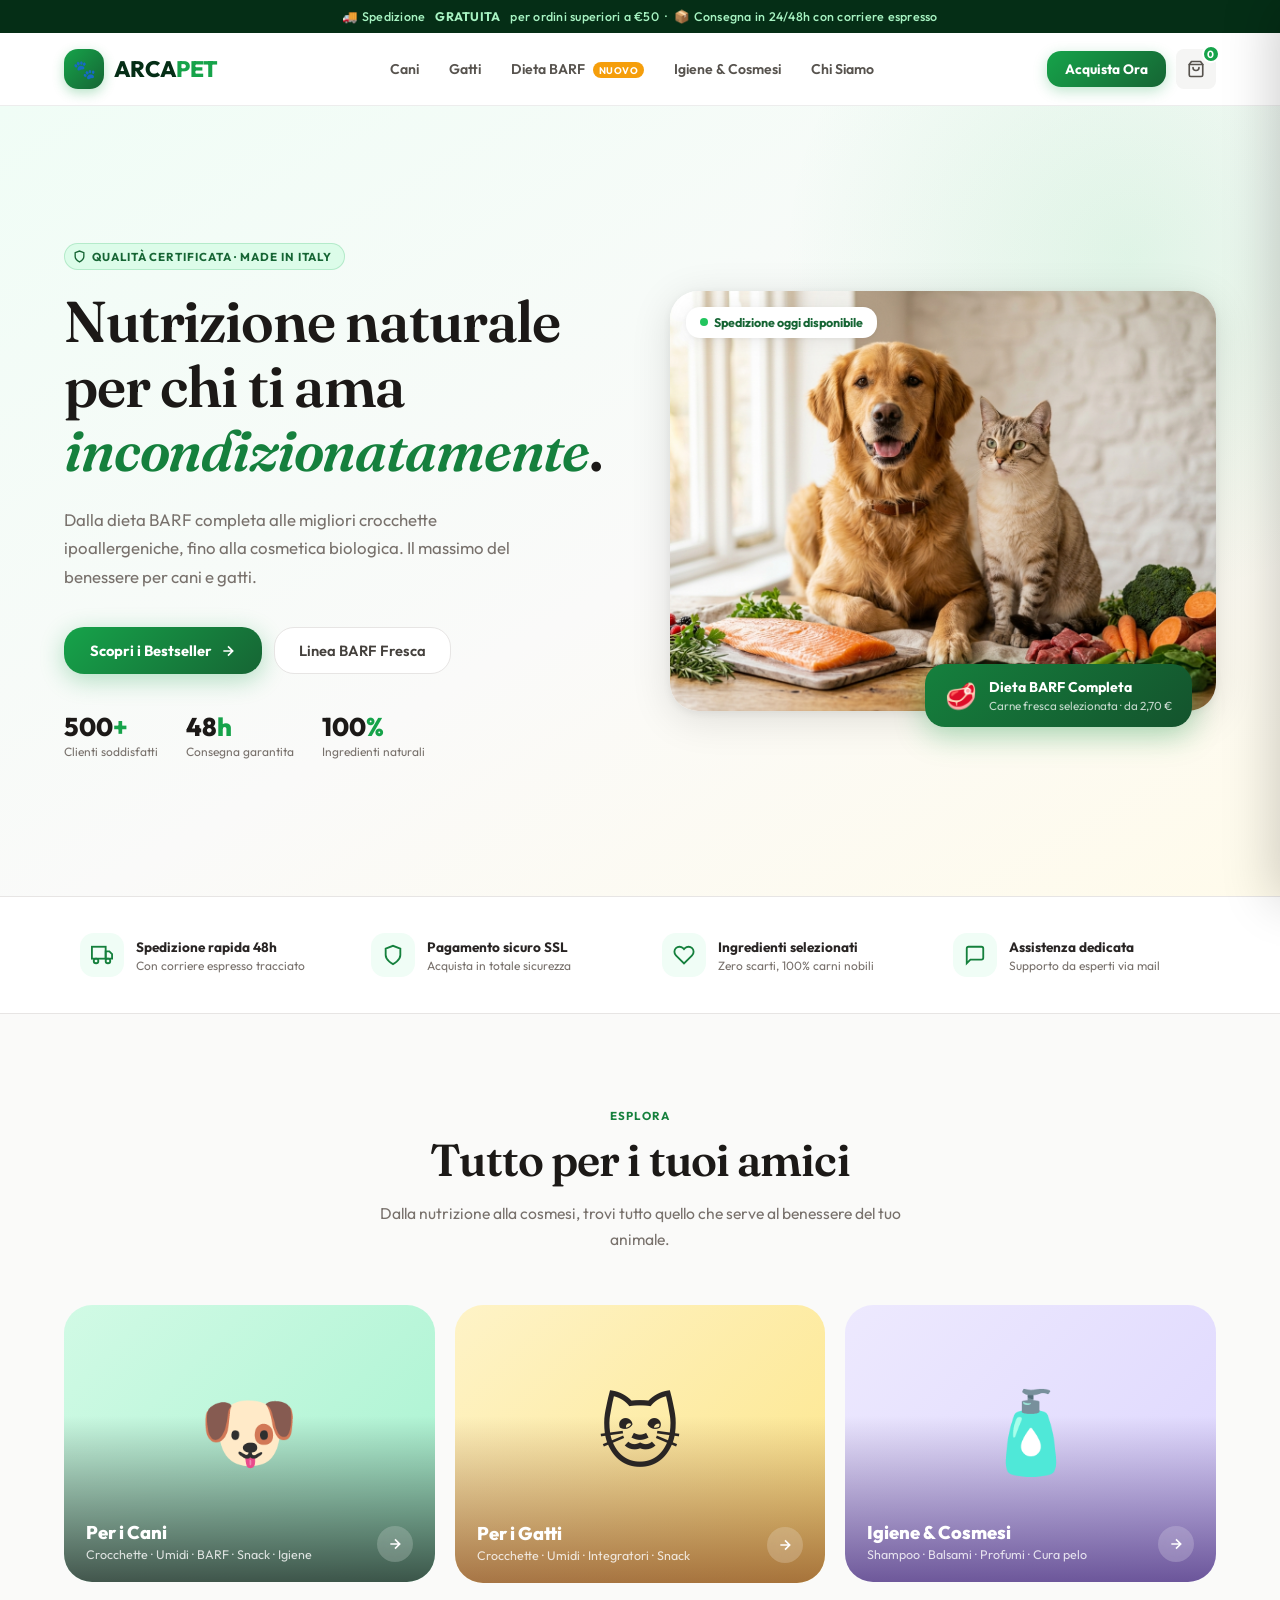
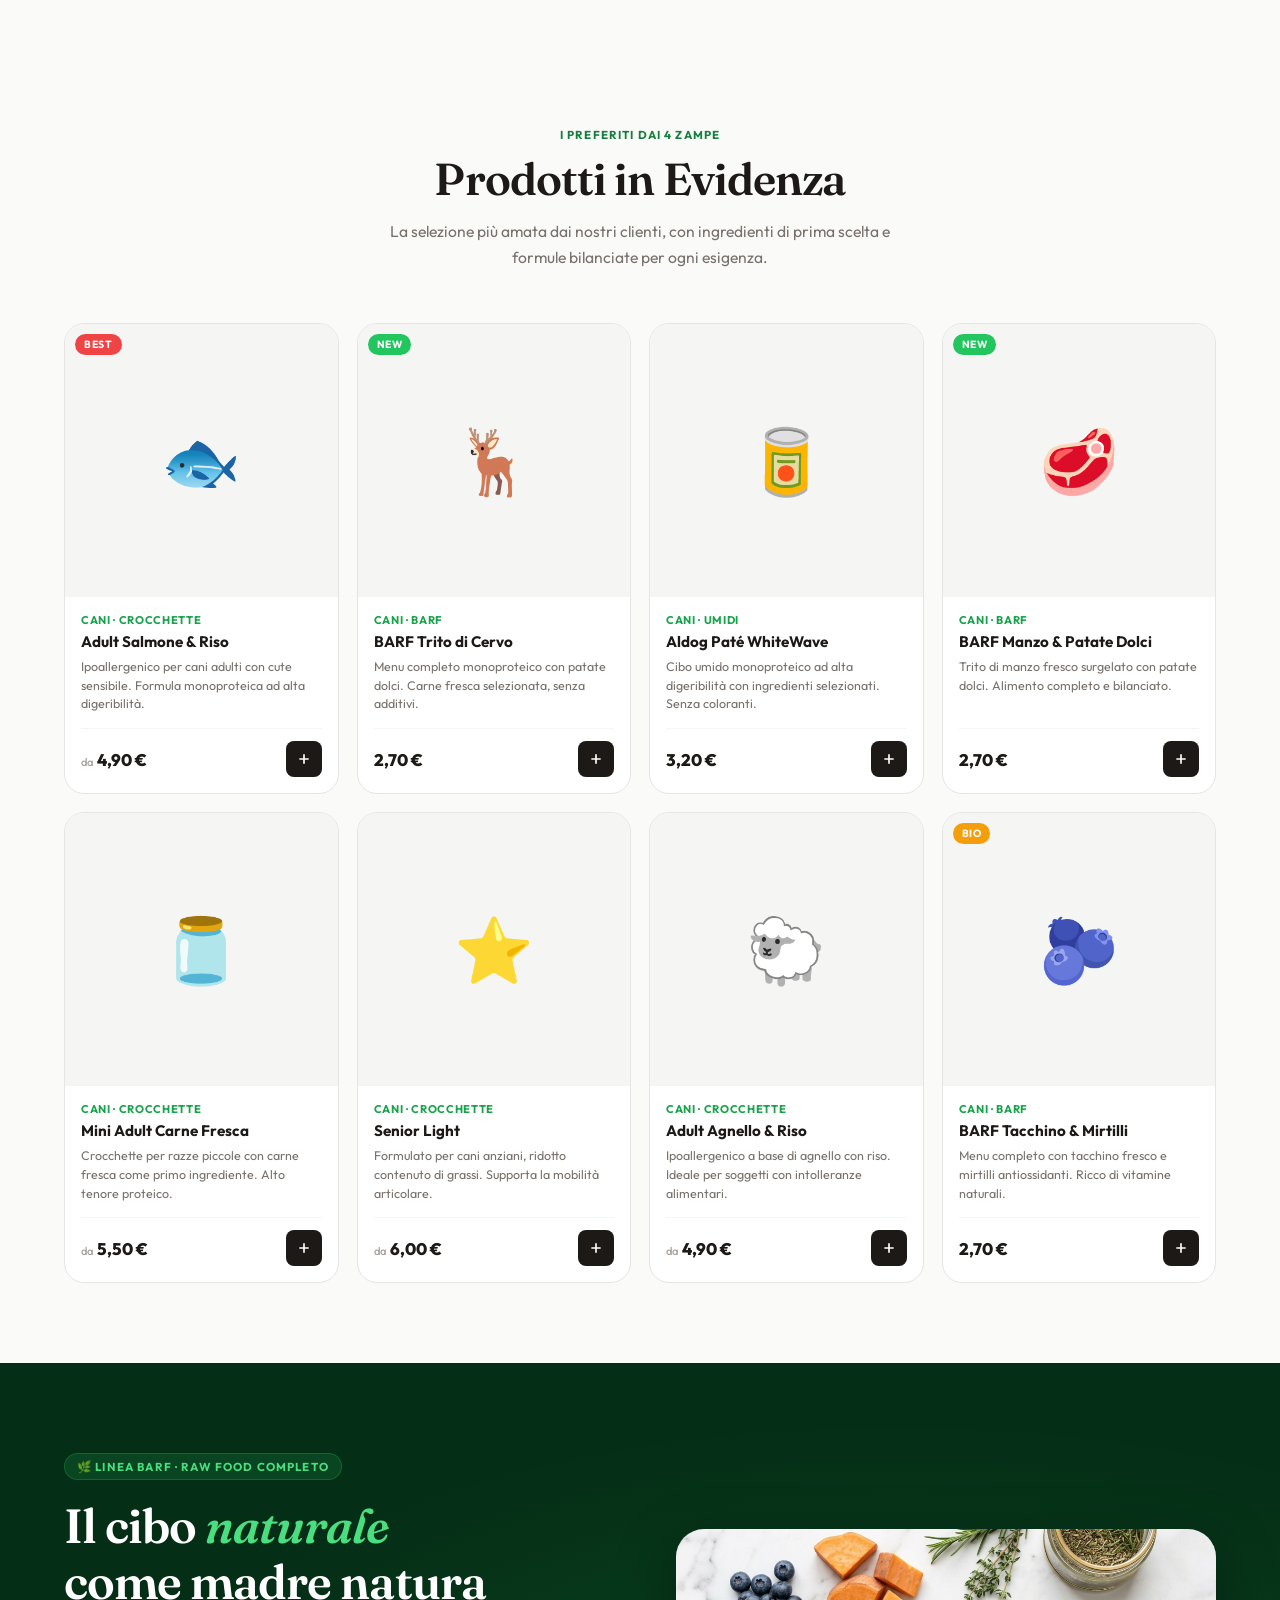
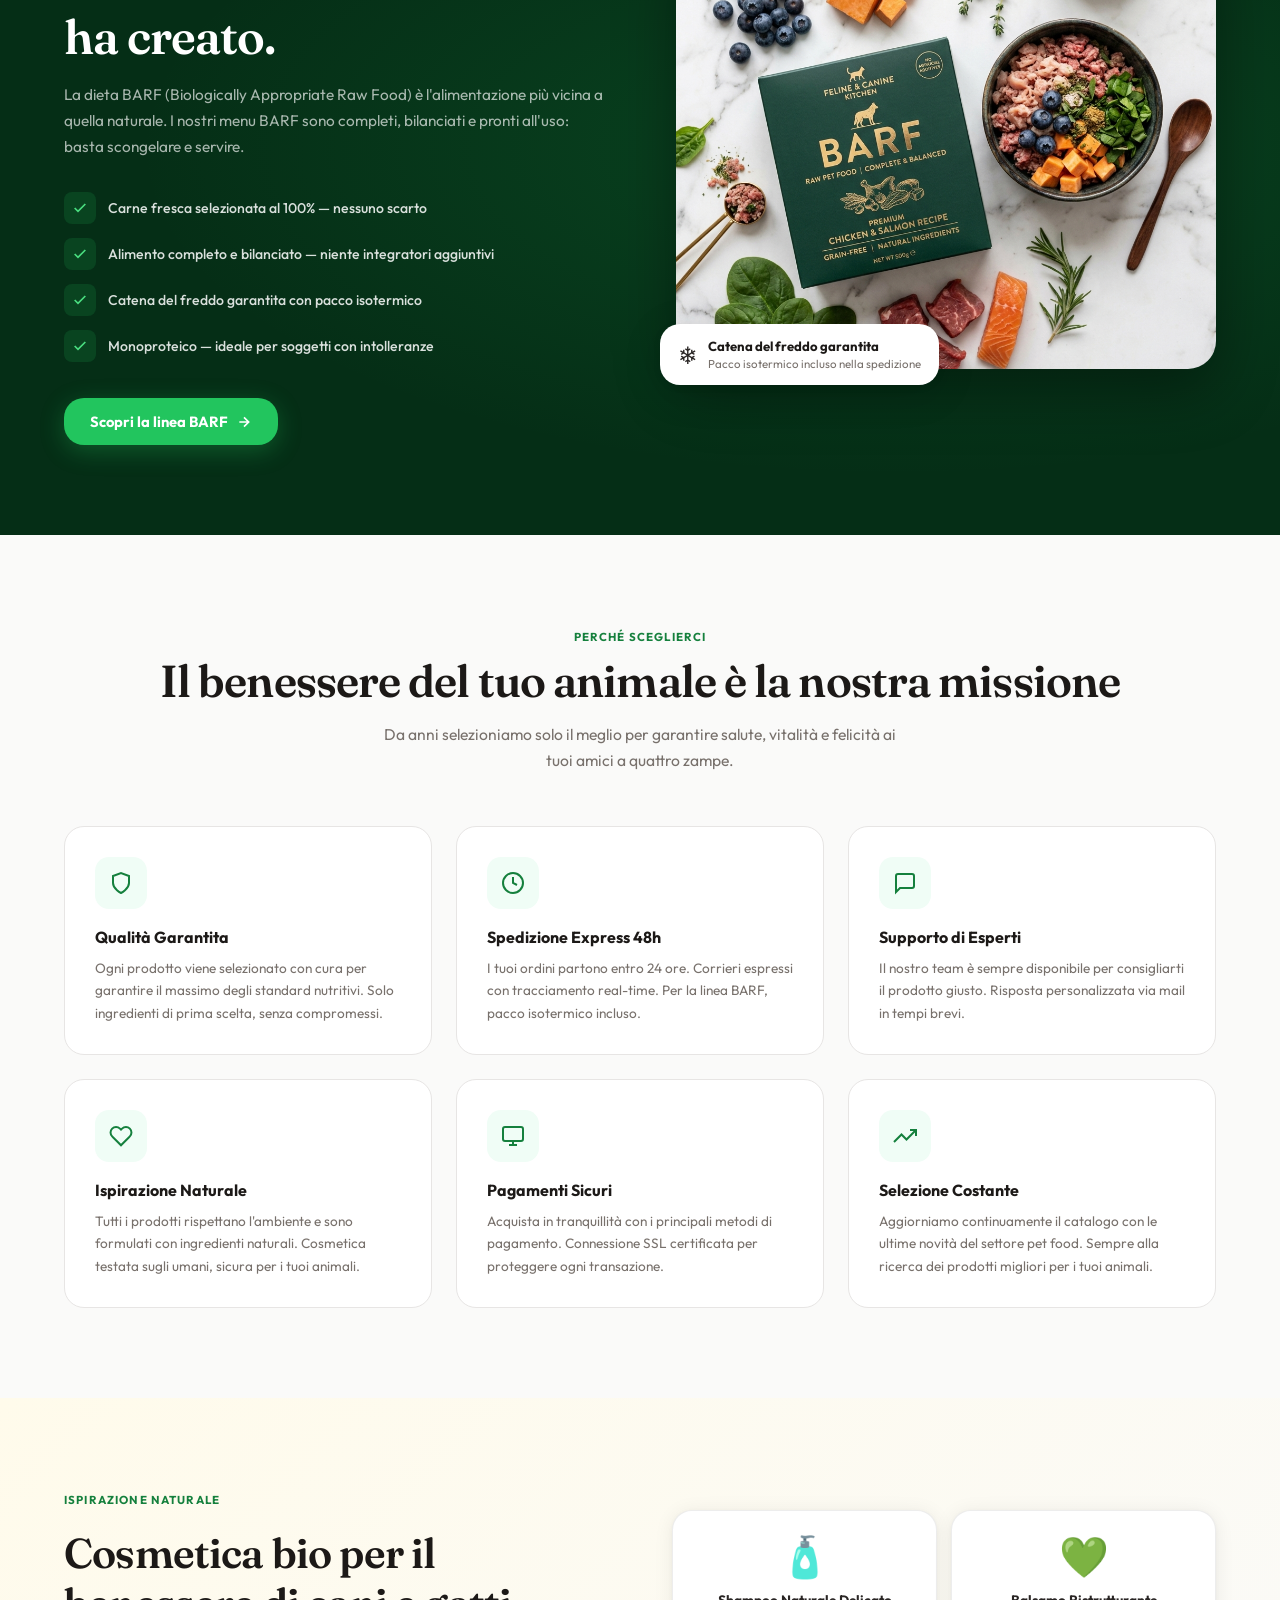
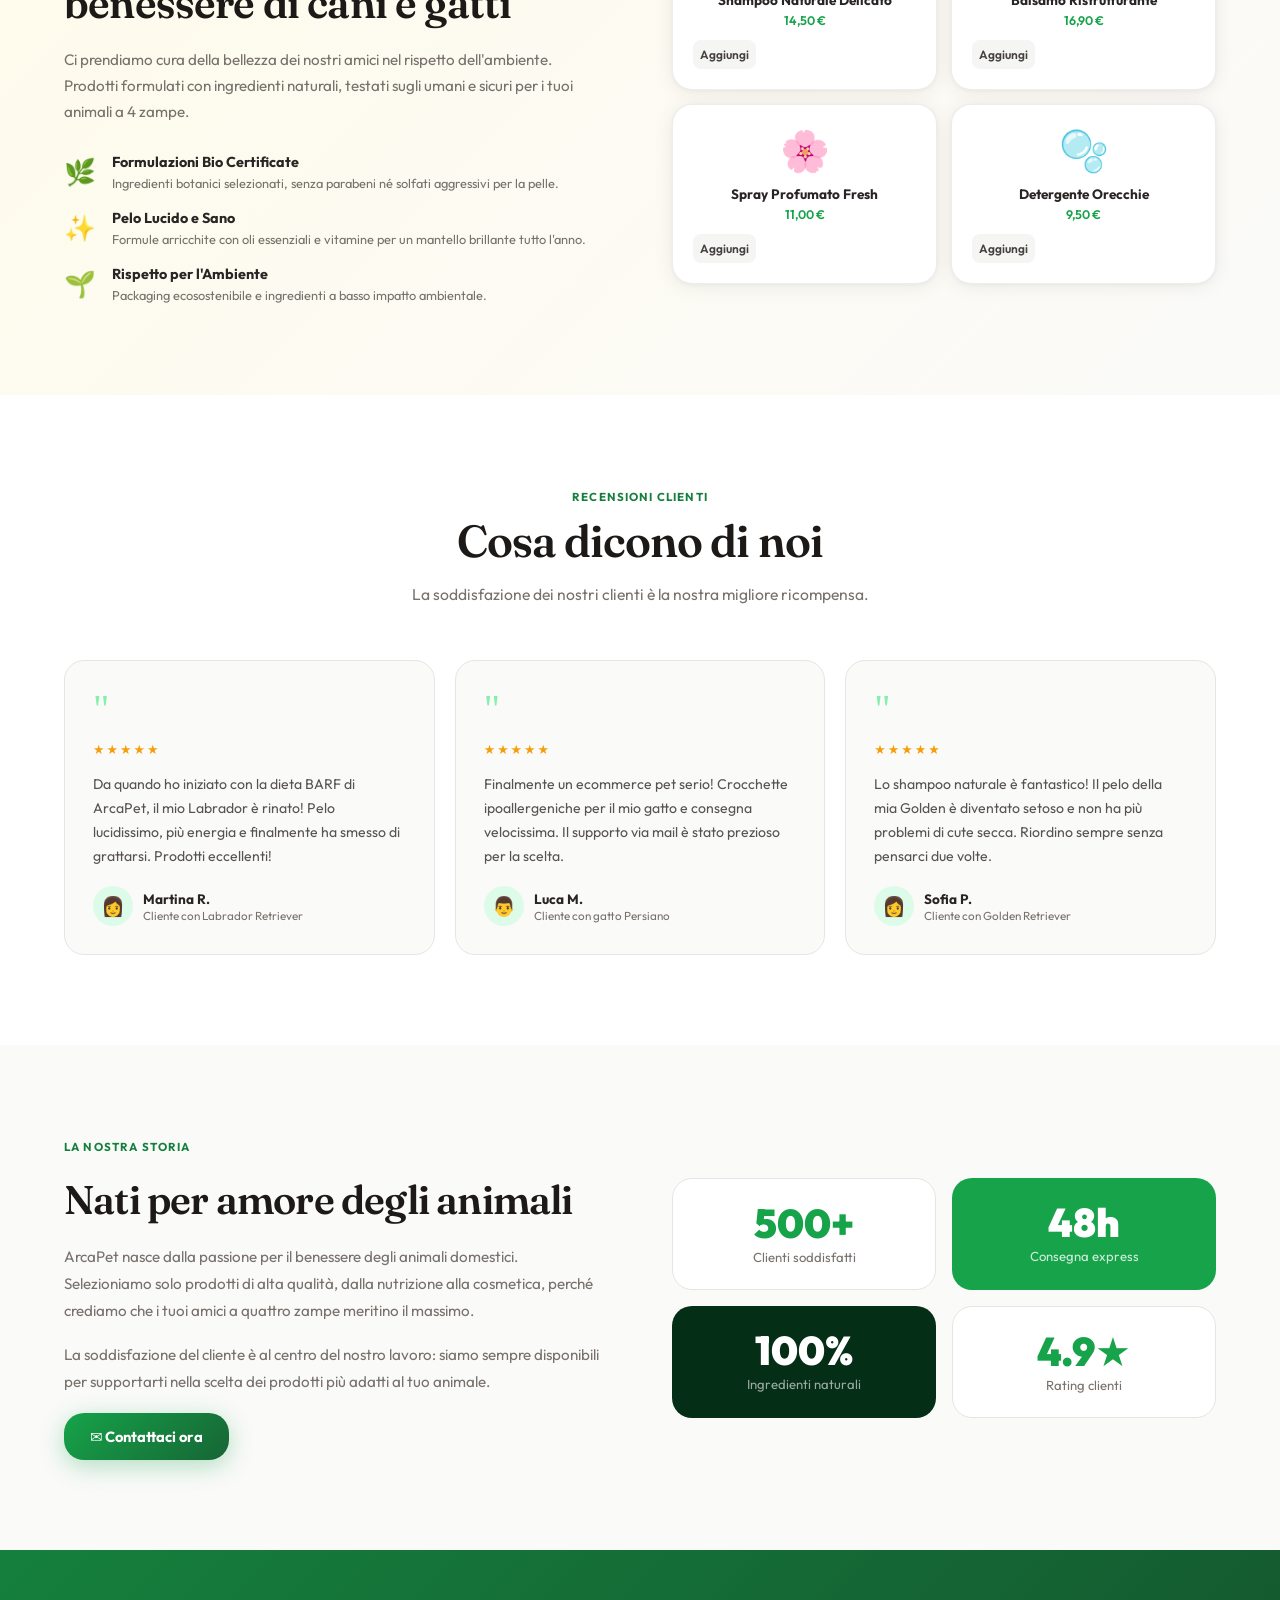
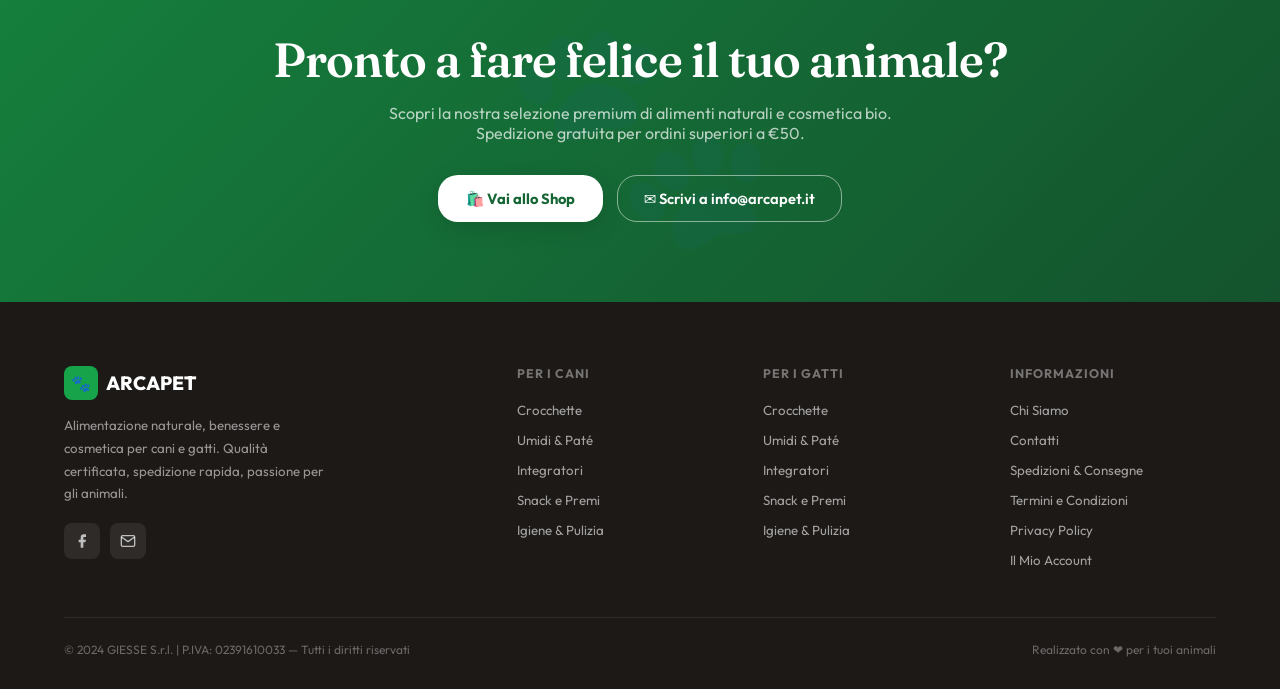
<file: index-moderno-backup.html>
<!DOCTYPE html>
<html lang="it">

<head>
  <meta charset="UTF-8">
  <meta name="viewport" content="width=device-width, initial-scale=1.0">
  <title>ArcaPet | Alimentazione, Benessere e Cosmetica per Cani e Gatti</title>
  <meta name="description" content="ArcaPet — Cibo naturale, dieta BARF, crocchette premium e cosmetica bio per cani e gatti. Spedizione rapida in 48h, qualità certificata Made in Italy.">
  <link rel="preconnect" href="https://fonts.googleapis.com">
  <link rel="preconnect" href="https://fonts.gstatic.com" crossorigin>
  <link href="https://fonts.googleapis.com/css2?family=Outfit:wght@300;400;500;600;700;800;900&family=Fraunces:ital,opsz,wght@0,9..144,300;0,9..144,600;1,9..144,700&display=swap" rel="stylesheet">
  <style>
    :root {
      --green-50:  #f0fdf6;
      --green-100: #dcfce9;
      --green-200: #bbf7d0;
      --green-300: #86efac;
      --green-400: #4ade80;
      --green-500: #22c55e;
      --green-600: #16a34a;
      --green-700: #15803d;
      --green-800: #166534;
      --green-900: #14532d;
      --green-950: #052e16;
      --amber-400: #fbbf24;
      --amber-500: #f59e0b;
      --stone-50:  #fafaf9;
      --stone-100: #f5f5f4;
      --stone-200: #e7e5e4;
      --stone-300: #d6d3d1;
      --stone-400: #a8a29e;
      --stone-500: #78716c;
      --stone-600: #57534e;
      --stone-700: #44403c;
      --stone-800: #292524;
      --stone-900: #1c1917;
      --font-display: 'Fraunces', Georgia, serif;
      --font-body: 'Outfit', system-ui, sans-serif;
      --radius-sm: 8px;
      --radius-md: 14px;
      --radius-lg: 20px;
      --radius-xl: 28px;
      --shadow-card: 0 2px 20px rgba(0,0,0,.07),0 1px 4px rgba(0,0,0,.04);
      --shadow-elevated: 0 8px 40px rgba(0,0,0,.12),0 2px 8px rgba(0,0,0,.06);
      --transition: .25s cubic-bezier(.4,0,.2,1);
    }
    *,*::before,*::after{box-sizing:border-box;margin:0;padding:0;}
    html{scroll-behavior:smooth;}
    body{font-family:var(--font-body);background:var(--stone-50);color:var(--stone-800);-webkit-font-smoothing:antialiased;overflow-x:hidden;}
    img{display:block;max-width:100%;}
    a{text-decoration:none;color:inherit;}
    ul{list-style:none;}
    button{cursor:pointer;border:none;background:none;font-family:inherit;}
    .container{max-width:1200px;margin:0 auto;padding:0 24px;}

    /* ANNOUNCEMENT */
    #announcement-bar{background:var(--green-950);color:#a7f3c2;font-size:.78rem;font-weight:500;letter-spacing:.02em;padding:9px 24px;text-align:center;}
    .ann-inner{display:flex;align-items:center;justify-content:center;gap:10px;}

    /* HEADER */
    #main-header{position:sticky;top:0;z-index:100;background:rgba(255,255,255,.92);backdrop-filter:blur(18px) saturate(180%);-webkit-backdrop-filter:blur(18px) saturate(180%);border-bottom:1px solid rgba(0,0,0,.07);transition:box-shadow var(--transition);}
    #main-header.scrolled{box-shadow:0 4px 24px rgba(0,0,0,.08);}
    .header-inner{display:flex;align-items:center;justify-content:space-between;height:72px;gap:24px;}
    .logo{display:flex;align-items:center;gap:10px;font-weight:800;font-size:1.4rem;letter-spacing:-.03em;color:var(--green-950);flex-shrink:0;}
    .logo-icon{width:40px;height:40px;background:linear-gradient(135deg,var(--green-600),var(--green-800));border-radius:var(--radius-md);display:flex;align-items:center;justify-content:center;font-size:1.15rem;box-shadow:0 4px 12px rgba(22,163,74,.3);}
    .logo span.accent{color:var(--green-600);}
    .main-nav{display:flex;align-items:center;gap:2px;}
    .nav-link{font-size:.88rem;font-weight:600;color:var(--stone-600);padding:7px 14px;border-radius:var(--radius-sm);transition:color var(--transition),background var(--transition);}
    .nav-link:hover{color:var(--green-700);background:var(--green-50);}
    .nav-badge{display:inline-block;background:var(--amber-500);color:white;font-size:.6rem;font-weight:700;letter-spacing:.05em;text-transform:uppercase;padding:2px 6px;border-radius:99px;margin-left:5px;vertical-align:middle;}
    .header-actions{display:flex;align-items:center;gap:10px;}
    .btn-icon{width:40px;height:40px;background:var(--stone-100);border-radius:var(--radius-sm);display:flex;align-items:center;justify-content:center;color:var(--stone-600);transition:background var(--transition),color var(--transition);position:relative;}
    .btn-icon:hover{background:var(--green-100);color:var(--green-700);}
    .cart-badge{position:absolute;top:-4px;right:-4px;width:18px;height:18px;background:var(--green-600);color:white;font-size:.65rem;font-weight:700;border-radius:50%;display:flex;align-items:center;justify-content:center;border:2px solid white;transition:transform .15s;}
    .cart-badge.bump{animation:bump .3s ease;}
    @keyframes bump{0%,100%{transform:scale(1);}50%{transform:scale(1.5);}}
    .btn-cta-nav{background:linear-gradient(135deg,var(--green-600),var(--green-800));color:white;font-size:.85rem;font-weight:700;padding:9px 18px;border-radius:var(--radius-md);transition:transform var(--transition),box-shadow var(--transition);box-shadow:0 4px 14px rgba(22,163,74,.28);}
    .btn-cta-nav:hover{transform:translateY(-1px);box-shadow:0 6px 20px rgba(22,163,74,.38);}
    .hamburger{display:none;flex-direction:column;gap:5px;width:40px;height:40px;background:var(--stone-100);border-radius:var(--radius-sm);align-items:center;justify-content:center;}
    .hamburger span{display:block;width:18px;height:2px;background:var(--stone-700);border-radius:2px;transition:transform var(--transition),opacity var(--transition);}
    .hamburger.open span:nth-child(1){transform:translateY(7px) rotate(45deg);}
    .hamburger.open span:nth-child(2){opacity:0;}
    .hamburger.open span:nth-child(3){transform:translateY(-7px) rotate(-45deg);}
    .mobile-nav{display:none;flex-direction:column;gap:2px;padding:16px 24px 20px;border-top:1px solid var(--stone-200);background:white;}
    .mobile-nav.open{display:flex;}
    .mobile-nav a{font-size:.92rem;font-weight:600;color:var(--stone-600);padding:10px 14px;border-radius:var(--radius-sm);transition:background var(--transition),color var(--transition);}
    .mobile-nav a:hover{background:var(--green-50);color:var(--green-700);}

    /* HERO */
    #hero{min-height:calc(100vh - 110px);display:flex;align-items:center;background:linear-gradient(150deg,#f0fdf6 0%,#fafaf9 55%,#fffbeb 100%);position:relative;overflow:hidden;padding:60px 0;}
    #hero::before{content:'';position:absolute;width:700px;height:700px;background:radial-gradient(circle,rgba(34,197,94,.12) 0%,transparent 70%);top:-200px;right:-200px;pointer-events:none;}
    .hero-grid{display:grid;grid-template-columns:1fr 1fr;gap:60px;align-items:center;position:relative;z-index:1;}
    .hero-badge{display:inline-flex;align-items:center;gap:6px;background:var(--green-100);color:var(--green-800);font-size:.72rem;font-weight:700;letter-spacing:.08em;text-transform:uppercase;padding:5px 12px 5px 8px;border-radius:99px;margin-bottom:20px;border:1px solid rgba(22,163,74,.2);}
    .hero-title{font-family:var(--font-display);font-size:clamp(2.4rem,4.5vw,3.8rem);font-weight:600;line-height:1.12;color:var(--stone-900);letter-spacing:-.02em;margin-bottom:22px;}
    .hero-title .hl{color:var(--green-700);font-style:italic;}
    .hero-subtitle{font-size:1.05rem;color:var(--stone-500);line-height:1.7;max-width:460px;margin-bottom:36px;}
    .hero-actions{display:flex;gap:12px;flex-wrap:wrap;align-items:center;}
    .btn-primary{display:inline-flex;align-items:center;gap:8px;background:linear-gradient(135deg,var(--green-600),var(--green-800));color:white;font-weight:700;font-size:.92rem;padding:14px 26px;border-radius:var(--radius-lg);box-shadow:0 6px 24px rgba(22,163,74,.32);transition:transform var(--transition),box-shadow var(--transition);}
    .btn-primary:hover{transform:translateY(-2px);box-shadow:0 10px 32px rgba(22,163,74,.4);}
    .btn-secondary{display:inline-flex;align-items:center;gap:8px;background:white;color:var(--stone-700);font-weight:600;font-size:.92rem;padding:13px 24px;border-radius:var(--radius-lg);border:1.5px solid var(--stone-200);transition:border-color var(--transition),background var(--transition),transform var(--transition);}
    .btn-secondary:hover{border-color:var(--green-400);background:var(--green-50);transform:translateY(-1px);}
    .hero-stats{display:flex;gap:28px;margin-top:40px;}
    .stat-value{font-size:1.6rem;font-weight:800;color:var(--stone-900);line-height:1;}
    .stat-value span{color:var(--green-600);}
    .stat-label{font-size:.75rem;color:var(--stone-500);margin-top:4px;}
    .hero-card{background:white;border-radius:var(--radius-xl);box-shadow:var(--shadow-elevated);overflow:hidden;position:relative;}
    .hero-card img{width:100%;height:420px;object-fit:cover;}
    .hero-card-badge{position:absolute;top:16px;left:16px;background:white;border-radius:var(--radius-md);padding:8px 14px;font-size:.78rem;font-weight:700;color:var(--green-800);box-shadow:var(--shadow-card);display:flex;align-items:center;gap:6px;}
    .dot{width:8px;height:8px;background:var(--green-500);border-radius:50%;animation:pulse-dot 2s infinite;}
    @keyframes pulse-dot{0%,100%{box-shadow:0 0 0 0 rgba(34,197,94,.5);}50%{box-shadow:0 0 0 6px rgba(34,197,94,0);}}
    .floating-tag{position:absolute;bottom:-16px;right:24px;background:linear-gradient(135deg,var(--green-700),var(--green-900));color:white;border-radius:var(--radius-lg);padding:14px 20px;display:flex;align-items:center;gap:12px;box-shadow:0 8px 30px rgba(22,163,74,.35);}
    .ft-icon{font-size:1.6rem;}
    .ft-title{font-weight:700;font-size:.88rem;}
    .ft-sub{font-size:.73rem;opacity:.75;margin-top:2px;}

    /* TRUST BAR */
    #trust-bar{background:white;border-top:1px solid var(--stone-200);border-bottom:1px solid var(--stone-200);padding:24px 0;}
    .trust-grid{display:grid;grid-template-columns:repeat(4,1fr);gap:12px;}
    .trust-item{display:flex;align-items:center;gap:12px;padding:12px 16px;border-radius:var(--radius-md);transition:background var(--transition);}
    .trust-item:hover{background:var(--green-50);}
    .trust-icon{width:44px;height:44px;background:var(--green-50);border-radius:var(--radius-md);display:flex;align-items:center;justify-content:center;color:var(--green-700);flex-shrink:0;}
    .trust-label{font-weight:700;font-size:.85rem;color:var(--stone-800);}
    .trust-sub{font-size:.75rem;color:var(--stone-500);margin-top:2px;}

    /* SECTION HEADER */
    .section-header{text-align:center;margin-bottom:52px;}
    .section-eyebrow{display:inline-block;font-size:.72rem;font-weight:700;letter-spacing:.1em;text-transform:uppercase;color:var(--green-700);margin-bottom:10px;}
    .section-title{font-family:var(--font-display);font-size:clamp(1.8rem,4vw,2.8rem);font-weight:600;color:var(--stone-900);letter-spacing:-.02em;line-height:1.2;}
    .section-subtitle{font-size:.98rem;color:var(--stone-500);max-width:540px;margin:14px auto 0;line-height:1.65;}

    /* CATEGORIES */
    #categories{padding:90px 0 60px;}
    .categories-grid{display:grid;grid-template-columns:repeat(3,1fr);gap:20px;}
    .cat-card{border-radius:var(--radius-xl);overflow:hidden;position:relative;aspect-ratio:4/3;cursor:pointer;display:block;}
    .cat-bg{width:100%;height:100%;position:absolute;inset:0;transition:transform var(--transition);}
    .cat-card:hover .cat-bg{transform:scale(1.04);}
    .cat-overlay{position:absolute;inset:0;background:linear-gradient(to top,rgba(0,0,0,.65) 0%,transparent 60%);}
    .cat-emoji{font-size:5rem;position:absolute;top:50%;left:50%;transform:translate(-50%,-62%);transition:transform var(--transition);}
    .cat-card:hover .cat-emoji{transform:translate(-50%,-68%) scale(1.1);}
    .cat-info{position:absolute;bottom:0;left:0;right:0;padding:20px 22px;color:white;}
    .cat-name{font-weight:800;font-size:1.15rem;}
    .cat-count{font-size:.78rem;opacity:.8;margin-top:3px;}
    .cat-arrow{position:absolute;bottom:20px;right:22px;width:36px;height:36px;background:rgba(255,255,255,.2);backdrop-filter:blur(8px);border-radius:50%;display:flex;align-items:center;justify-content:center;color:white;transition:background var(--transition),transform var(--transition);}
    .cat-card:hover .cat-arrow{background:var(--green-500);transform:translateX(4px);}

    /* PRODUCTS */
    #featured{padding:80px 0;background:var(--stone-50);}
    .products-grid{display:grid;grid-template-columns:repeat(4,1fr);gap:18px;}
    .product-card{background:white;border-radius:var(--radius-lg);overflow:hidden;border:1px solid var(--stone-200);transition:transform var(--transition),box-shadow var(--transition);display:flex;flex-direction:column;}
    .product-card:hover{transform:translateY(-4px);box-shadow:var(--shadow-elevated);}
    .product-img{aspect-ratio:1/1;background:var(--stone-100);display:flex;align-items:center;justify-content:center;font-size:4rem;position:relative;}
    .product-badge{position:absolute;top:10px;left:10px;font-size:.65rem;font-weight:700;text-transform:uppercase;letter-spacing:.06em;padding:4px 9px;border-radius:99px;}
    .badge-new{background:var(--green-500);color:white;}
    .badge-hot{background:#ef4444;color:white;}
    .badge-bio{background:var(--amber-500);color:white;}
    .product-body{padding:16px;flex:1;display:flex;flex-direction:column;}
    .product-category{font-size:.7rem;font-weight:700;color:var(--green-600);letter-spacing:.06em;text-transform:uppercase;}
    .product-name{font-weight:700;font-size:.95rem;color:var(--stone-900);margin-top:5px;line-height:1.35;}
    .product-desc{font-size:.78rem;color:var(--stone-500);margin-top:6px;line-height:1.5;flex:1;}
    .product-footer{display:flex;align-items:center;justify-content:space-between;margin-top:14px;padding-top:12px;border-top:1px solid var(--stone-100);}
    .product-price{font-weight:800;font-size:1.05rem;color:var(--stone-900);}
    .product-price .from{font-size:.7rem;font-weight:500;color:var(--stone-400);margin-right:2px;}
    .btn-add{width:36px;height:36px;background:var(--stone-900);color:white;border-radius:var(--radius-sm);display:flex;align-items:center;justify-content:center;transition:background var(--transition),transform var(--transition);}
    .btn-add:hover{background:var(--green-600);transform:scale(1.08);}

    /* BARF */
    #barf-section{padding:90px 0;background:var(--green-950);position:relative;overflow:hidden;}
    #barf-section::before{content:'';position:absolute;inset:0;background:radial-gradient(ellipse at 70% 50%,rgba(34,197,94,.15) 0%,transparent 60%);}
    .barf-grid{display:grid;grid-template-columns:1fr 1fr;gap:72px;align-items:center;position:relative;z-index:1;}
    .barf-eyebrow{display:inline-flex;align-items:center;gap:6px;background:rgba(34,197,94,.15);color:var(--green-400);font-size:.72rem;font-weight:700;letter-spacing:.1em;text-transform:uppercase;padding:5px 12px;border-radius:99px;border:1px solid rgba(34,197,94,.25);margin-bottom:18px;}
    .barf-title{font-family:var(--font-display);font-size:clamp(2rem,4vw,3rem);font-weight:600;color:white;line-height:1.15;margin-bottom:18px;letter-spacing:-.02em;}
    .barf-title em{color:var(--green-400);font-style:italic;}
    .barf-desc{color:rgba(255,255,255,.65);line-height:1.7;font-size:.96rem;margin-bottom:32px;}
    .barf-features{display:flex;flex-direction:column;gap:14px;margin-bottom:36px;}
    .barf-feature{display:flex;align-items:center;gap:12px;color:rgba(255,255,255,.85);font-size:.88rem;font-weight:500;}
    .barf-fi{width:32px;height:32px;background:rgba(34,197,94,.15);border-radius:var(--radius-sm);display:flex;align-items:center;justify-content:center;color:var(--green-400);flex-shrink:0;}
    .btn-primary-light{display:inline-flex;align-items:center;gap:8px;background:var(--green-500);color:white;font-weight:700;font-size:.92rem;padding:14px 26px;border-radius:var(--radius-lg);box-shadow:0 6px 24px rgba(34,197,94,.3);transition:transform var(--transition),box-shadow var(--transition),background var(--transition);}
    .btn-primary-light:hover{background:var(--green-400);transform:translateY(-2px);box-shadow:0 10px 32px rgba(34,197,94,.4);}
    .barf-image-card{border-radius:var(--radius-xl);overflow:hidden;box-shadow:0 20px 60px rgba(0,0,0,.4);}
    .barf-image-card img{width:100%;height:440px;object-fit:cover;}
    .barf-floating-tag{position:absolute;bottom:-16px;left:-16px;background:white;border-radius:var(--radius-lg);padding:14px 18px;box-shadow:var(--shadow-elevated);display:flex;align-items:center;gap:10px;}
    .bft-icon{font-size:1.5rem;}
    .bft-title{font-weight:700;font-size:.82rem;color:var(--stone-900);}
    .bft-sub{font-size:.72rem;color:var(--stone-500);margin-top:2px;}
    .barf-iw{position:relative;}

    /* WHY */
    #why-us{padding:90px 0;}
    .why-grid{display:grid;grid-template-columns:repeat(3,1fr);gap:24px;}
    .why-card{padding:30px;border-radius:var(--radius-lg);border:1px solid var(--stone-200);background:white;transition:transform var(--transition),box-shadow var(--transition),border-color var(--transition);}
    .why-card:hover{transform:translateY(-4px);box-shadow:var(--shadow-elevated);border-color:var(--green-200);}
    .why-icon{width:52px;height:52px;background:var(--green-50);border-radius:var(--radius-md);display:flex;align-items:center;justify-content:center;color:var(--green-700);margin-bottom:18px;transition:background var(--transition);}
    .why-card:hover .why-icon{background:var(--green-100);}
    .why-title{font-weight:700;font-size:1rem;color:var(--stone-900);margin-bottom:10px;}
    .why-desc{font-size:.85rem;color:var(--stone-500);line-height:1.65;}

    /* COSMETICA */
    #cosmetica{padding:90px 0;background:linear-gradient(135deg,#fffbeb 0%,#fafaf9 100%);}
    .cosmetica-grid{display:grid;grid-template-columns:1fr 1fr;gap:64px;align-items:center;}
    .cosmetica-title{font-family:var(--font-display);font-size:clamp(1.8rem,3.5vw,2.6rem);font-weight:600;color:var(--stone-900);line-height:1.2;margin:12px 0 18px;letter-spacing:-.02em;}
    .cosmetica-desc{font-size:.95rem;color:var(--stone-500);line-height:1.7;margin-bottom:28px;}
    .cosmetica-items{display:flex;flex-direction:column;gap:16px;}
    .cos-item{display:flex;gap:16px;align-items:flex-start;}
    .cos-icon{font-size:1.6rem;flex-shrink:0;margin-top:2px;}
    .cos-item-title{font-weight:700;font-size:.9rem;color:var(--stone-800);}
    .cos-item-desc{font-size:.8rem;color:var(--stone-500);margin-top:3px;line-height:1.5;}
    .cosmetica-cards{display:grid;grid-template-columns:1fr 1fr;gap:14px;}
    .cos-card{background:white;border-radius:var(--radius-lg);padding:20px;border:1px solid rgba(0,0,0,.07);box-shadow:var(--shadow-card);transition:transform var(--transition),box-shadow var(--transition);text-align:center;}
    .cos-card:hover{transform:translateY(-3px);box-shadow:var(--shadow-elevated);}
    .cos-card-emoji{font-size:2.5rem;margin-bottom:10px;}
    .cos-card-name{font-weight:700;font-size:.85rem;color:var(--stone-800);}
    .cos-card-price{font-size:.78rem;color:var(--green-600);font-weight:600;margin-top:4px;}
    .cos-card-cta{display:block;margin-top:12px;background:var(--stone-100);color:var(--stone-700);font-size:.75rem;font-weight:600;padding:7px;border-radius:var(--radius-sm);transition:background var(--transition),color var(--transition);}
    .cos-card:hover .cos-card-cta{background:var(--green-600);color:white;}

    /* TESTIMONIALS */
    #testimonials{padding:90px 0;background:white;}
    .test-grid{display:grid;grid-template-columns:repeat(3,1fr);gap:20px;}
    .test-card{background:var(--stone-50);border-radius:var(--radius-lg);padding:28px;border:1px solid var(--stone-200);position:relative;transition:box-shadow var(--transition),transform var(--transition);}
    .test-card:hover{box-shadow:var(--shadow-elevated);transform:translateY(-2px);}
    .test-quote{font-size:2.5rem;color:var(--green-300);line-height:1;margin-bottom:12px;font-family:Georgia,serif;}
    .test-text{font-size:.88rem;color:var(--stone-600);line-height:1.7;margin-bottom:18px;}
    .test-stars{color:var(--amber-500);font-size:.8rem;margin-bottom:16px;letter-spacing:2px;}
    .test-author{display:flex;align-items:center;gap:10px;}
    .test-avatar{width:40px;height:40px;border-radius:50%;display:flex;align-items:center;justify-content:center;font-size:1.2rem;background:var(--green-100);}
    .test-name{font-weight:700;font-size:.85rem;color:var(--stone-800);}
    .test-pet{font-size:.73rem;color:var(--stone-500);}

    /* CHI SIAMO */
    #chi-siamo{padding:90px 0;background:var(--stone-50);}
    .chisiamo-grid{display:grid;grid-template-columns:1fr 1fr;gap:64px;align-items:center;}
    .chisiamo-title{font-family:var(--font-display);font-size:clamp(1.8rem,3.5vw,2.5rem);font-weight:600;color:var(--stone-900);line-height:1.2;margin:12px 0 20px;letter-spacing:-.02em;}
    .chisiamo-text{font-size:.95rem;color:var(--stone-500);line-height:1.75;margin-bottom:18px;}
    .stats-grid{display:grid;grid-template-columns:1fr 1fr;gap:16px;}
    .stat-box{border-radius:var(--radius-lg);padding:24px;text-align:center;}
    .stat-box-val{font-size:2.5rem;font-weight:900;line-height:1;}
    .stat-box-label{font-size:.82rem;margin-top:6px;}
    .stat-box.light{background:white;border:1px solid var(--stone-200);}
    .stat-box.light .stat-box-val{color:var(--green-600);}
    .stat-box.light .stat-box-label{color:var(--stone-500);}
    .stat-box.green{background:var(--green-600);}
    .stat-box.green .stat-box-val{color:white;}
    .stat-box.green .stat-box-label{color:rgba(255,255,255,.8);}
    .stat-box.dark{background:var(--green-950);}
    .stat-box.dark .stat-box-val{color:white;}
    .stat-box.dark .stat-box-label{color:rgba(255,255,255,.6);}

    /* CTA BANNER */
    #cta-banner{padding:80px 0;background:linear-gradient(135deg,var(--green-700) 0%,var(--green-900) 100%);position:relative;overflow:hidden;text-align:center;}
    #cta-banner::before{content:'🐾';position:absolute;font-size:14rem;opacity:.06;top:50%;left:50%;transform:translate(-50%,-50%);pointer-events:none;}
    .cta-inner{position:relative;z-index:1;}
    .cta-title{font-family:var(--font-display);font-size:clamp(2rem,4vw,3rem);font-weight:600;color:white;margin-bottom:14px;letter-spacing:-.02em;}
    .cta-sub{color:rgba(255,255,255,.7);font-size:1rem;margin-bottom:32px;}
    .cta-actions{display:flex;justify-content:center;gap:14px;flex-wrap:wrap;}
    .btn-white{display:inline-flex;align-items:center;gap:8px;background:white;color:var(--green-800);font-weight:700;font-size:.92rem;padding:14px 28px;border-radius:var(--radius-lg);transition:transform var(--transition),box-shadow var(--transition);box-shadow:0 6px 24px rgba(0,0,0,.12);}
    .btn-white:hover{transform:translateY(-2px);box-shadow:0 10px 32px rgba(0,0,0,.2);}
    .btn-outline-white{display:inline-flex;align-items:center;gap:8px;background:transparent;color:white;font-weight:600;font-size:.92rem;padding:13px 26px;border-radius:var(--radius-lg);border:1.5px solid rgba(255,255,255,.5);transition:border-color var(--transition),background var(--transition);}
    .btn-outline-white:hover{border-color:white;background:rgba(255,255,255,.1);}

    /* FOOTER */
    #footer{background:var(--stone-900);color:rgba(255,255,255,.75);padding:64px 0 32px;}
    .footer-grid{display:grid;grid-template-columns:2fr 1fr 1fr 1fr;gap:40px;margin-bottom:48px;}
    .footer-logo{display:flex;align-items:center;gap:8px;font-weight:800;font-size:1.2rem;color:white;margin-bottom:14px;}
    .footer-logo-icon{width:34px;height:34px;background:var(--green-600);border-radius:var(--radius-sm);display:flex;align-items:center;justify-content:center;font-size:1rem;}
    .footer-desc{font-size:.83rem;line-height:1.7;max-width:260px;color:rgba(255,255,255,.55);}
    .footer-social{display:flex;gap:10px;margin-top:18px;}
    .footer-social a{width:36px;height:36px;background:rgba(255,255,255,.08);border-radius:var(--radius-sm);display:flex;align-items:center;justify-content:center;color:rgba(255,255,255,.7);font-size:.85rem;transition:background var(--transition),color var(--transition);}
    .footer-social a:hover{background:var(--green-600);color:white;}
    .footer-col-title{font-size:.78rem;font-weight:700;letter-spacing:.08em;text-transform:uppercase;color:rgba(255,255,255,.4);margin-bottom:18px;}
    .footer-links{display:flex;flex-direction:column;gap:10px;}
    .footer-links a{font-size:.83rem;color:rgba(255,255,255,.6);transition:color var(--transition);}
    .footer-links a:hover{color:white;}
    .footer-divider{border:none;border-top:1px solid rgba(255,255,255,.08);margin:0 0 24px;}
    .footer-bottom{display:flex;align-items:center;justify-content:space-between;font-size:.75rem;color:rgba(255,255,255,.35);flex-wrap:wrap;gap:8px;}

    /* CART DRAWER */
    #cart-overlay{position:fixed;inset:0;z-index:200;background:rgba(0,0,0,.45);backdrop-filter:blur(4px);opacity:0;pointer-events:none;transition:opacity var(--transition);}
    #cart-overlay.open{opacity:1;pointer-events:all;}
    #cart-drawer{position:fixed;top:0;right:0;bottom:0;z-index:201;width:100%;max-width:420px;background:white;box-shadow:-8px 0 48px rgba(0,0,0,.18);display:flex;flex-direction:column;transform:translateX(100%);transition:transform .35s cubic-bezier(.4,0,.2,1);}
    #cart-drawer.open{transform:translateX(0);}
    .cart-header{padding:20px 24px;border-bottom:1px solid var(--stone-200);display:flex;align-items:center;justify-content:space-between;}
    .cart-title{font-weight:800;font-size:1.05rem;color:var(--stone-900);}
    .cart-close{width:32px;height:32px;background:var(--stone-100);border-radius:var(--radius-sm);display:flex;align-items:center;justify-content:center;color:var(--stone-500);transition:background var(--transition),color var(--transition);}
    .cart-close:hover{background:var(--stone-200);color:var(--stone-800);}
    .cart-items-wrap{flex:1;overflow-y:auto;padding:20px 24px;}
    .cart-empty-state{text-align:center;padding:60px 20px;color:var(--stone-400);}
    .cart-empty-state .ei{font-size:3rem;margin-bottom:12px;}
    .cart-empty-state p{font-size:.9rem;}
    .cart-item{display:flex;gap:12px;padding:14px 0;border-bottom:1px solid var(--stone-100);animation:slideIn .25s ease;}
    @keyframes slideIn{from{opacity:0;transform:translateX(12px);}to{opacity:1;transform:translateX(0);}}
    .ci-thumb{width:56px;height:56px;background:var(--stone-100);border-radius:var(--radius-md);display:flex;align-items:center;justify-content:center;font-size:1.5rem;flex-shrink:0;}
    .ci-name{font-weight:700;font-size:.85rem;color:var(--stone-900);}
    .ci-price{font-size:.82rem;color:var(--green-700);font-weight:600;margin-top:4px;}
    .cart-footer-box{padding:20px 24px;border-top:1px solid var(--stone-200);background:var(--stone-50);}
    .cart-total{display:flex;justify-content:space-between;font-weight:700;font-size:1rem;color:var(--stone-900);margin-bottom:14px;}
    .cart-checkout-btn{display:block;width:100%;background:linear-gradient(135deg,var(--green-600),var(--green-800));color:white;font-weight:700;font-size:.95rem;padding:14px;border-radius:var(--radius-md);text-align:center;box-shadow:0 6px 20px rgba(22,163,74,.3);transition:transform var(--transition),box-shadow var(--transition);}
    .cart-checkout-btn:hover{transform:translateY(-1px);box-shadow:0 10px 28px rgba(22,163,74,.4);}
    .cart-note{font-size:.72rem;color:var(--stone-400);text-align:center;margin-top:10px;}

    /* REVEAL */
    .reveal{opacity:0;transform:translateY(24px);transition:opacity .55s ease,transform .55s ease;}
    .reveal.visible{opacity:1;transform:translateY(0);}
    .reveal-delay-1{transition-delay:.1s;}
    .reveal-delay-2{transition-delay:.2s;}
    .reveal-delay-3{transition-delay:.3s;}
    .reveal-delay-4{transition-delay:.4s;}

    /* RESPONSIVE */
    @media(max-width:1024px){
      .hero-grid,.barf-grid,.cosmetica-grid,.chisiamo-grid{grid-template-columns:1fr;gap:40px;}
      .trust-grid{grid-template-columns:1fr 1fr;}
      .barf-iw{order:-1;}
    }
    @media(max-width:768px){
      .main-nav,.btn-cta-nav{display:none;}
      .hamburger{display:flex;}
      .categories-grid{grid-template-columns:1fr;}
      .products-grid{grid-template-columns:1fr 1fr;}
      .why-grid,.test-grid{grid-template-columns:1fr;}
      .footer-grid{grid-template-columns:1fr 1fr;}
      .cosmetica-cards{grid-template-columns:1fr 1fr;}
      .stats-grid{grid-template-columns:1fr 1fr;}
    }
    @media(max-width:480px){
      .products-grid,.footer-grid,.cosmetica-cards{grid-template-columns:1fr;}
      .cta-actions,.hero-actions{flex-direction:column;align-items:center;}
      .btn-primary,.btn-secondary{justify-content:center;}
    }
  </style>
</head>
<body>

<!-- ANNOUNCEMENT -->
<div id="announcement-bar">
  <div class="ann-inner">
    🚚 Spedizione <strong>GRATUITA</strong> per ordini superiori a €50 &nbsp;·&nbsp; 📦 Consegna in 24/48h con corriere espresso
  </div>
</div>

<!-- HEADER -->
<header id="main-header">
  <div class="container">
    <div class="header-inner">
      <a href="#" class="logo" id="logo-link">
        <div class="logo-icon">🐾</div>
        <span>ARCA<span class="accent">PET</span></span>
      </a>
      <nav class="main-nav">
        <a href="#categories" class="nav-link">Cani</a>
        <a href="#categories" class="nav-link">Gatti</a>
        <a href="#barf-section" class="nav-link">Dieta BARF <span class="nav-badge">Nuovo</span></a>
        <a href="#cosmetica" class="nav-link">Igiene & Cosmesi</a>
        <a href="#chi-siamo" class="nav-link">Chi Siamo</a>
      </nav>
      <div class="header-actions">
        <button class="btn-cta-nav" onclick="document.getElementById('featured').scrollIntoView({behavior:'smooth'})" id="btn-shop">Acquista Ora</button>
        <button class="btn-icon" id="cart-btn" onclick="toggleCart()">
          <svg xmlns="http://www.w3.org/2000/svg" width="18" height="18" viewBox="0 0 24 24" fill="none" stroke="currentColor" stroke-width="2.2" stroke-linecap="round" stroke-linejoin="round"><path d="M6 2 3 6v14a2 2 0 0 0 2 2h14a2 2 0 0 0 2-2V6l-3-4z"/><line x1="3" y1="6" x2="21" y2="6"/><path d="M16 10a4 4 0 0 1-8 0"/></svg>
          <span class="cart-badge" id="cart-count">0</span>
        </button>
        <button class="hamburger" id="ham-btn" onclick="toggleNav()"><span></span><span></span><span></span></button>
      </div>
    </div>
    <nav class="mobile-nav" id="mobile-nav">
      <a href="#categories" onclick="closeNav()">🐶 Cani</a>
      <a href="#categories" onclick="closeNav()">🐱 Gatti</a>
      <a href="#barf-section" onclick="closeNav()">🥩 Dieta BARF</a>
      <a href="#cosmetica" onclick="closeNav()">🧴 Igiene & Cosmesi</a>
      <a href="#chi-siamo" onclick="closeNav()">ℹ️ Chi Siamo</a>
      <a href="mailto:info@arcapet.it" onclick="closeNav()">✉️ Contattaci</a>
    </nav>
  </div>
</header>

<!-- HERO -->
<section id="hero">
  <div class="container">
    <div class="hero-grid">
      <div>
        <div class="hero-badge reveal">
          <svg xmlns="http://www.w3.org/2000/svg" width="13" height="13" viewBox="0 0 24 24" fill="none" stroke="currentColor" stroke-width="2.5"><path d="M12 22s8-4 8-10V5l-8-3-8 3v7c0 6 8 10 8 10z"/></svg>
          Qualità Certificata · Made in Italy
        </div>
        <h1 class="hero-title reveal reveal-delay-1">
          Nutrizione naturale<br>per chi ti ama<br><span class="hl">incondizionatamente</span>.
        </h1>
        <p class="hero-subtitle reveal reveal-delay-2">
          Dalla dieta BARF completa alle migliori crocchette ipoallergeniche, fino alla cosmetica biologica. Il massimo del benessere per cani e gatti.
        </p>
        <div class="hero-actions reveal reveal-delay-3">
          <a href="#featured" class="btn-primary" id="hero-cta-1">
            Scopri i Bestseller
            <svg xmlns="http://www.w3.org/2000/svg" width="16" height="16" viewBox="0 0 24 24" fill="none" stroke="currentColor" stroke-width="2.5"><path d="M5 12h14M12 5l7 7-7 7"/></svg>
          </a>
          <a href="#barf-section" class="btn-secondary" id="hero-cta-2">Linea BARF Fresca</a>
        </div>
        <div class="hero-stats reveal reveal-delay-4">
          <div class="stat"><div class="stat-value">500<span>+</span></div><div class="stat-label">Clienti soddisfatti</div></div>
          <div class="stat"><div class="stat-value">48<span>h</span></div><div class="stat-label">Consegna garantita</div></div>
          <div class="stat"><div class="stat-value">100<span>%</span></div><div class="stat-label">Ingredienti naturali</div></div>
        </div>
      </div>
      <div class="reveal reveal-delay-2">
        <div class="hero-card">
          <div class="hero-card-badge"><div class="dot"></div>Spedizione oggi disponibile</div>
          <img src="./hero_pets.jpg" alt="Golden retriever e gatto con cibo naturale fresco" loading="eager" onerror="this.style.height='420px';this.style.background='linear-gradient(135deg,#d1fae5,#a7f3d0)';this.alt='ArcaPet';">
        </div>
        <div class="floating-tag">
          <div class="ft-icon">🥩</div>
          <div><div class="ft-title">Dieta BARF Completa</div><div class="ft-sub">Carne fresca selezionata · da 2,70 €</div></div>
        </div>
      </div>
    </div>
  </div>
</section>

<!-- TRUST BAR -->
<section id="trust-bar">
  <div class="container">
    <div class="trust-grid">
      <div class="trust-item reveal">
        <div class="trust-icon"><svg xmlns="http://www.w3.org/2000/svg" width="22" height="22" viewBox="0 0 24 24" fill="none" stroke="currentColor" stroke-width="2"><rect x="1" y="3" width="15" height="13"/><polygon points="16 8 20 8 23 11 23 16 16 16 16 8"/><circle cx="5.5" cy="18.5" r="2.5"/><circle cx="18.5" cy="18.5" r="2.5"/></svg></div>
        <div><div class="trust-label">Spedizione rapida 48h</div><div class="trust-sub">Con corriere espresso tracciato</div></div>
      </div>
      <div class="trust-item reveal reveal-delay-1">
        <div class="trust-icon"><svg xmlns="http://www.w3.org/2000/svg" width="22" height="22" viewBox="0 0 24 24" fill="none" stroke="currentColor" stroke-width="2"><path d="M12 22s8-4 8-10V5l-8-3-8 3v7c0 6 8 10 8 10z"/></svg></div>
        <div><div class="trust-label">Pagamento sicuro SSL</div><div class="trust-sub">Acquista in totale sicurezza</div></div>
      </div>
      <div class="trust-item reveal reveal-delay-2">
        <div class="trust-icon"><svg xmlns="http://www.w3.org/2000/svg" width="22" height="22" viewBox="0 0 24 24" fill="none" stroke="currentColor" stroke-width="2"><path d="M20.84 4.61a5.5 5.5 0 0 0-7.78 0L12 5.67l-1.06-1.06a5.5 5.5 0 0 0-7.78 7.78l1.06 1.06L12 21.23l7.78-7.78 1.06-1.06a5.5 5.5 0 0 0 0-7.78z"/></svg></div>
        <div><div class="trust-label">Ingredienti selezionati</div><div class="trust-sub">Zero scarti, 100% carni nobili</div></div>
      </div>
      <div class="trust-item reveal reveal-delay-3">
        <div class="trust-icon"><svg xmlns="http://www.w3.org/2000/svg" width="22" height="22" viewBox="0 0 24 24" fill="none" stroke="currentColor" stroke-width="2"><path d="M21 15a2 2 0 0 1-2 2H7l-4 4V5a2 2 0 0 1 2-2h14a2 2 0 0 1 2 2z"/></svg></div>
        <div><div class="trust-label">Assistenza dedicata</div><div class="trust-sub">Supporto da esperti via mail</div></div>
      </div>
    </div>
  </div>
</section>

<!-- CATEGORIES -->
<section id="categories">
  <div class="container">
    <div class="section-header reveal">
      <span class="section-eyebrow">Esplora</span>
      <h2 class="section-title">Tutto per i tuoi amici</h2>
      <p class="section-subtitle">Dalla nutrizione alla cosmesi, trovi tutto quello che serve al benessere del tuo animale.</p>
    </div>
    <div class="categories-grid">
      <a href="https://www.arcapet.it/categoria-prodotto/cani/" class="cat-card reveal" id="cat-cani">
        <div class="cat-bg" style="background:linear-gradient(135deg,#d1fae5,#a7f3d0);"></div>
        <div class="cat-overlay"></div>
        <div class="cat-emoji">🐶</div>
        <div class="cat-info"><div class="cat-name">Per i Cani</div><div class="cat-count">Crocchette · Umidi · BARF · Snack · Igiene</div></div>
        <div class="cat-arrow"><svg xmlns="http://www.w3.org/2000/svg" width="16" height="16" viewBox="0 0 24 24" fill="none" stroke="currentColor" stroke-width="2.5"><path d="M5 12h14M12 5l7 7-7 7"/></svg></div>
      </a>
      <a href="https://www.arcapet.it/categoria-prodotto/gatti/" class="cat-card reveal reveal-delay-1" id="cat-gatti">
        <div class="cat-bg" style="background:linear-gradient(135deg,#fef3c7,#fde68a);"></div>
        <div class="cat-overlay" style="background:linear-gradient(to top,rgba(120,53,15,.65) 0%,transparent 60%);"></div>
        <div class="cat-emoji">🐱</div>
        <div class="cat-info"><div class="cat-name">Per i Gatti</div><div class="cat-count">Crocchette · Umidi · Integratori · Snack</div></div>
        <div class="cat-arrow"><svg xmlns="http://www.w3.org/2000/svg" width="16" height="16" viewBox="0 0 24 24" fill="none" stroke="currentColor" stroke-width="2.5"><path d="M5 12h14M12 5l7 7-7 7"/></svg></div>
      </a>
      <a href="#cosmetica" class="cat-card reveal reveal-delay-2" id="cat-cos">
        <div class="cat-bg" style="background:linear-gradient(135deg,#ede9fe,#ddd6fe);"></div>
        <div class="cat-overlay" style="background:linear-gradient(to top,rgba(46,16,101,.65) 0%,transparent 60%);"></div>
        <div class="cat-emoji">🧴</div>
        <div class="cat-info"><div class="cat-name">Igiene & Cosmesi</div><div class="cat-count">Shampoo · Balsami · Profumi · Cura pelo</div></div>
        <div class="cat-arrow"><svg xmlns="http://www.w3.org/2000/svg" width="16" height="16" viewBox="0 0 24 24" fill="none" stroke="currentColor" stroke-width="2.5"><path d="M5 12h14M12 5l7 7-7 7"/></svg></div>
      </a>
    </div>
  </div>
</section>

<!-- FEATURED PRODUCTS -->
<section id="featured">
  <div class="container">
    <div class="section-header reveal">
      <span class="section-eyebrow">I preferiti dai 4 zampe</span>
      <h2 class="section-title">Prodotti in Evidenza</h2>
      <p class="section-subtitle">La selezione più amata dai nostri clienti, con ingredienti di prima scelta e formule bilanciate per ogni esigenza.</p>
    </div>
    <div class="products-grid">
      <article class="product-card reveal" id="prod-salmone">
        <div class="product-img"><span>🐟</span><span class="product-badge badge-hot">Best</span></div>
        <div class="product-body">
          <div class="product-category">Cani · Crocchette</div>
          <h3 class="product-name">Adult Salmone & Riso</h3>
          <p class="product-desc">Ipoallergenico per cani adulti con cute sensibile. Formula monoproteica ad alta digeribilità.</p>
          <div class="product-footer">
            <div class="product-price"><span class="from">da </span>4,90 €</div>
            <button class="btn-add" onclick="addToCart('Adult Salmone & Riso','4,90 €','🐟')"><svg xmlns="http://www.w3.org/2000/svg" width="16" height="16" viewBox="0 0 24 24" fill="none" stroke="currentColor" stroke-width="2.5"><line x1="12" y1="5" x2="12" y2="19"/><line x1="5" y1="12" x2="19" y2="12"/></svg></button>
          </div>
        </div>
      </article>
      <article class="product-card reveal reveal-delay-1" id="prod-cervo">
        <div class="product-img"><span>🦌</span><span class="product-badge badge-new">New</span></div>
        <div class="product-body">
          <div class="product-category">Cani · BARF</div>
          <h3 class="product-name">BARF Trito di Cervo</h3>
          <p class="product-desc">Menu completo monoproteico con patate dolci. Carne fresca selezionata, senza additivi.</p>
          <div class="product-footer">
            <div class="product-price">2,70 €</div>
            <button class="btn-add" onclick="addToCart('BARF Trito di Cervo','2,70 €','🦌')"><svg xmlns="http://www.w3.org/2000/svg" width="16" height="16" viewBox="0 0 24 24" fill="none" stroke="currentColor" stroke-width="2.5"><line x1="12" y1="5" x2="12" y2="19"/><line x1="5" y1="12" x2="19" y2="12"/></svg></button>
          </div>
        </div>
      </article>
      <article class="product-card reveal reveal-delay-2" id="prod-aldog">
        <div class="product-img"><span>🥫</span></div>
        <div class="product-body">
          <div class="product-category">Cani · Umidi</div>
          <h3 class="product-name">Aldog Paté WhiteWave</h3>
          <p class="product-desc">Cibo umido monoproteico ad alta digeribilità con ingredienti selezionati. Senza coloranti.</p>
          <div class="product-footer">
            <div class="product-price">3,20 €</div>
            <button class="btn-add" onclick="addToCart('Aldog Paté WhiteWave','3,20 €','🥫')"><svg xmlns="http://www.w3.org/2000/svg" width="16" height="16" viewBox="0 0 24 24" fill="none" stroke="currentColor" stroke-width="2.5"><line x1="12" y1="5" x2="12" y2="19"/><line x1="5" y1="12" x2="19" y2="12"/></svg></button>
          </div>
        </div>
      </article>
      <article class="product-card reveal reveal-delay-3" id="prod-manzo">
        <div class="product-img"><span>🥩</span><span class="product-badge badge-new">New</span></div>
        <div class="product-body">
          <div class="product-category">Cani · BARF</div>
          <h3 class="product-name">BARF Manzo & Patate Dolci</h3>
          <p class="product-desc">Trito di manzo fresco surgelato con patate dolci. Alimento completo e bilanciato.</p>
          <div class="product-footer">
            <div class="product-price">2,70 €</div>
            <button class="btn-add" onclick="addToCart('BARF Manzo & Patate','2,70 €','🥩')"><svg xmlns="http://www.w3.org/2000/svg" width="16" height="16" viewBox="0 0 24 24" fill="none" stroke="currentColor" stroke-width="2.5"><line x1="12" y1="5" x2="12" y2="19"/><line x1="5" y1="12" x2="19" y2="12"/></svg></button>
          </div>
        </div>
      </article>
      <article class="product-card reveal" id="prod-mini">
        <div class="product-img"><span>🫙</span></div>
        <div class="product-body">
          <div class="product-category">Cani · Crocchette</div>
          <h3 class="product-name">Mini Adult Carne Fresca</h3>
          <p class="product-desc">Crocchette per razze piccole con carne fresca come primo ingrediente. Alto tenore proteico.</p>
          <div class="product-footer">
            <div class="product-price"><span class="from">da </span>5,50 €</div>
            <button class="btn-add" onclick="addToCart('Mini Adult Carne Fresca','5,50 €','🫙')"><svg xmlns="http://www.w3.org/2000/svg" width="16" height="16" viewBox="0 0 24 24" fill="none" stroke="currentColor" stroke-width="2.5"><line x1="12" y1="5" x2="12" y2="19"/><line x1="5" y1="12" x2="19" y2="12"/></svg></button>
          </div>
        </div>
      </article>
      <article class="product-card reveal reveal-delay-1" id="prod-senior">
        <div class="product-img"><span>⭐</span></div>
        <div class="product-body">
          <div class="product-category">Cani · Crocchette</div>
          <h3 class="product-name">Senior Light</h3>
          <p class="product-desc">Formulato per cani anziani, ridotto contenuto di grassi. Supporta la mobilità articolare.</p>
          <div class="product-footer">
            <div class="product-price"><span class="from">da </span>6,00 €</div>
            <button class="btn-add" onclick="addToCart('Senior Light','6,00 €','⭐')"><svg xmlns="http://www.w3.org/2000/svg" width="16" height="16" viewBox="0 0 24 24" fill="none" stroke="currentColor" stroke-width="2.5"><line x1="12" y1="5" x2="12" y2="19"/><line x1="5" y1="12" x2="19" y2="12"/></svg></button>
          </div>
        </div>
      </article>
      <article class="product-card reveal reveal-delay-2" id="prod-agnello">
        <div class="product-img"><span>🐑</span></div>
        <div class="product-body">
          <div class="product-category">Cani · Crocchette</div>
          <h3 class="product-name">Adult Agnello & Riso</h3>
          <p class="product-desc">Ipoallergenico a base di agnello con riso. Ideale per soggetti con intolleranze alimentari.</p>
          <div class="product-footer">
            <div class="product-price"><span class="from">da </span>4,90 €</div>
            <button class="btn-add" onclick="addToCart('Adult Agnello & Riso','4,90 €','🐑')"><svg xmlns="http://www.w3.org/2000/svg" width="16" height="16" viewBox="0 0 24 24" fill="none" stroke="currentColor" stroke-width="2.5"><line x1="12" y1="5" x2="12" y2="19"/><line x1="5" y1="12" x2="19" y2="12"/></svg></button>
          </div>
        </div>
      </article>
      <article class="product-card reveal reveal-delay-3" id="prod-tacchino">
        <div class="product-img"><span>🫐</span><span class="product-badge badge-bio">Bio</span></div>
        <div class="product-body">
          <div class="product-category">Cani · BARF</div>
          <h3 class="product-name">BARF Tacchino & Mirtilli</h3>
          <p class="product-desc">Menu completo con tacchino fresco e mirtilli antiossidanti. Ricco di vitamine naturali.</p>
          <div class="product-footer">
            <div class="product-price">2,70 €</div>
            <button class="btn-add" onclick="addToCart('BARF Tacchino & Mirtilli','2,70 €','🫐')"><svg xmlns="http://www.w3.org/2000/svg" width="16" height="16" viewBox="0 0 24 24" fill="none" stroke="currentColor" stroke-width="2.5"><line x1="12" y1="5" x2="12" y2="19"/><line x1="5" y1="12" x2="19" y2="12"/></svg></button>
          </div>
        </div>
      </article>
    </div>
  </div>
</section>

<!-- BARF SECTION -->
<section id="barf-section">
  <div class="container">
    <div class="barf-grid">
      <div>
        <div class="barf-eyebrow">🌿 Linea BARF · Raw Food Completo</div>
        <h2 class="barf-title reveal">Il cibo <em>naturale</em><br>come madre natura<br>ha creato.</h2>
        <p class="barf-desc reveal reveal-delay-1">La dieta BARF (Biologically Appropriate Raw Food) è l'alimentazione più vicina a quella naturale. I nostri menu BARF sono completi, bilanciati e pronti all'uso: basta scongelare e servire.</p>
        <div class="barf-features reveal reveal-delay-2">
          <div class="barf-feature"><div class="barf-fi"><svg xmlns="http://www.w3.org/2000/svg" width="16" height="16" viewBox="0 0 24 24" fill="none" stroke="currentColor" stroke-width="2.5"><polyline points="20 6 9 17 4 12"/></svg></div>Carne fresca selezionata al 100% — nessuno scarto</div>
          <div class="barf-feature"><div class="barf-fi"><svg xmlns="http://www.w3.org/2000/svg" width="16" height="16" viewBox="0 0 24 24" fill="none" stroke="currentColor" stroke-width="2.5"><polyline points="20 6 9 17 4 12"/></svg></div>Alimento completo e bilanciato — niente integratori aggiuntivi</div>
          <div class="barf-feature"><div class="barf-fi"><svg xmlns="http://www.w3.org/2000/svg" width="16" height="16" viewBox="0 0 24 24" fill="none" stroke="currentColor" stroke-width="2.5"><polyline points="20 6 9 17 4 12"/></svg></div>Catena del freddo garantita con pacco isotermico</div>
          <div class="barf-feature"><div class="barf-fi"><svg xmlns="http://www.w3.org/2000/svg" width="16" height="16" viewBox="0 0 24 24" fill="none" stroke="currentColor" stroke-width="2.5"><polyline points="20 6 9 17 4 12"/></svg></div>Monoproteico — ideale per soggetti con intolleranze</div>
        </div>
        <a href="https://www.arcapet.it/categoria-prodotto/cani/" class="btn-primary-light reveal reveal-delay-3" id="barf-cta">
          Scopri la linea BARF
          <svg xmlns="http://www.w3.org/2000/svg" width="16" height="16" viewBox="0 0 24 24" fill="none" stroke="currentColor" stroke-width="2.5"><path d="M5 12h14M12 5l7 7-7 7"/></svg>
        </a>
      </div>
      <div class="barf-iw reveal reveal-delay-1">
        <div class="barf-image-card">
          <img src="./barf_product.jpg" alt="Prodotto BARF premium con ingredienti freschi naturali" loading="lazy" onerror="this.style.height='440px';this.style.background='linear-gradient(135deg,#052e16,#14532d)';this.alt='';">
        </div>
        <div class="barf-floating-tag">
          <div class="bft-icon">❄️</div>
          <div><div class="bft-title">Catena del freddo garantita</div><div class="bft-sub">Pacco isotermico incluso nella spedizione</div></div>
        </div>
      </div>
    </div>
  </div>
</section>

<!-- WHY US -->
<section id="why-us">
  <div class="container">
    <div class="section-header reveal">
      <span class="section-eyebrow">Perché sceglierci</span>
      <h2 class="section-title">Il benessere del tuo animale è la nostra missione</h2>
      <p class="section-subtitle">Da anni selezioniamo solo il meglio per garantire salute, vitalità e felicità ai tuoi amici a quattro zampe.</p>
    </div>
    <div class="why-grid">
      <div class="why-card reveal" id="why-1">
        <div class="why-icon"><svg xmlns="http://www.w3.org/2000/svg" width="24" height="24" viewBox="0 0 24 24" fill="none" stroke="currentColor" stroke-width="2"><path d="M12 22s8-4 8-10V5l-8-3-8 3v7c0 6 8 10 8 10z"/></svg></div>
        <div class="why-title">Qualità Garantita</div>
        <p class="why-desc">Ogni prodotto viene selezionato con cura per garantire il massimo degli standard nutritivi. Solo ingredienti di prima scelta, senza compromessi.</p>
      </div>
      <div class="why-card reveal reveal-delay-1" id="why-2">
        <div class="why-icon"><svg xmlns="http://www.w3.org/2000/svg" width="24" height="24" viewBox="0 0 24 24" fill="none" stroke="currentColor" stroke-width="2"><circle cx="12" cy="12" r="10"/><polyline points="12 6 12 12 16 14"/></svg></div>
        <div class="why-title">Spedizione Express 48h</div>
        <p class="why-desc">I tuoi ordini partono entro 24 ore. Corrieri espressi con tracciamento real-time. Per la linea BARF, pacco isotermico incluso.</p>
      </div>
      <div class="why-card reveal reveal-delay-2" id="why-3">
        <div class="why-icon"><svg xmlns="http://www.w3.org/2000/svg" width="24" height="24" viewBox="0 0 24 24" fill="none" stroke="currentColor" stroke-width="2"><path d="M21 15a2 2 0 0 1-2 2H7l-4 4V5a2 2 0 0 1 2-2h14a2 2 0 0 1 2 2z"/></svg></div>
        <div class="why-title">Supporto di Esperti</div>
        <p class="why-desc">Il nostro team è sempre disponibile per consigliarti il prodotto giusto. Risposta personalizzata via mail in tempi brevi.</p>
      </div>
      <div class="why-card reveal reveal-delay-3" id="why-4">
        <div class="why-icon"><svg xmlns="http://www.w3.org/2000/svg" width="24" height="24" viewBox="0 0 24 24" fill="none" stroke="currentColor" stroke-width="2"><path d="M20.84 4.61a5.5 5.5 0 0 0-7.78 0L12 5.67l-1.06-1.06a5.5 5.5 0 0 0-7.78 7.78l1.06 1.06L12 21.23l7.78-7.78 1.06-1.06a5.5 5.5 0 0 0 0-7.78z"/></svg></div>
        <div class="why-title">Ispirazione Naturale</div>
        <p class="why-desc">Tutti i prodotti rispettano l'ambiente e sono formulati con ingredienti naturali. Cosmetica testata sugli umani, sicura per i tuoi animali.</p>
      </div>
      <div class="why-card reveal" id="why-5">
        <div class="why-icon"><svg xmlns="http://www.w3.org/2000/svg" width="24" height="24" viewBox="0 0 24 24" fill="none" stroke="currentColor" stroke-width="2"><rect x="2" y="3" width="20" height="14" rx="2"/><line x1="8" y1="21" x2="16" y2="21"/><line x1="12" y1="17" x2="12" y2="21"/></svg></div>
        <div class="why-title">Pagamenti Sicuri</div>
        <p class="why-desc">Acquista in tranquillità con i principali metodi di pagamento. Connessione SSL certificata per proteggere ogni transazione.</p>
      </div>
      <div class="why-card reveal reveal-delay-1" id="why-6">
        <div class="why-icon"><svg xmlns="http://www.w3.org/2000/svg" width="24" height="24" viewBox="0 0 24 24" fill="none" stroke="currentColor" stroke-width="2"><polyline points="23 6 13.5 15.5 8.5 10.5 1 18"/><polyline points="17 6 23 6 23 12"/></svg></div>
        <div class="why-title">Selezione Costante</div>
        <p class="why-desc">Aggiorniamo continuamente il catalogo con le ultime novità del settore pet food. Sempre alla ricerca dei prodotti migliori per i tuoi animali.</p>
      </div>
    </div>
  </div>
</section>

<!-- COSMETICA -->
<section id="cosmetica">
  <div class="container">
    <div class="cosmetica-grid">
      <div>
        <span class="section-eyebrow reveal">Ispirazione Naturale</span>
        <h2 class="cosmetica-title reveal reveal-delay-1">Cosmetica bio per il benessere di cani e gatti</h2>
        <p class="cosmetica-desc reveal reveal-delay-2">Ci prendiamo cura della bellezza dei nostri amici nel rispetto dell'ambiente. Prodotti formulati con ingredienti naturali, testati sugli umani e sicuri per i tuoi animali a 4 zampe.</p>
        <div class="cosmetica-items reveal reveal-delay-3">
          <div class="cos-item"><div class="cos-icon">🌿</div><div><div class="cos-item-title">Formulazioni Bio Certificate</div><div class="cos-item-desc">Ingredienti botanici selezionati, senza parabeni né solfati aggressivi per la pelle.</div></div></div>
          <div class="cos-item"><div class="cos-icon">✨</div><div><div class="cos-item-title">Pelo Lucido e Sano</div><div class="cos-item-desc">Formule arricchite con oli essenziali e vitamine per un mantello brillante tutto l'anno.</div></div></div>
          <div class="cos-item"><div class="cos-icon">🌱</div><div><div class="cos-item-title">Rispetto per l'Ambiente</div><div class="cos-item-desc">Packaging ecosostenibile e ingredienti a basso impatto ambientale.</div></div></div>
        </div>
      </div>
      <div class="cosmetica-cards reveal reveal-delay-2">
        <div class="cos-card" id="cos-shampoo"><div class="cos-card-emoji">🧴</div><div class="cos-card-name">Shampoo Naturale Delicato</div><div class="cos-card-price">14,50 €</div><button class="cos-card-cta" onclick="addToCart('Shampoo Naturale','14,50 €','🧴')">Aggiungi</button></div>
        <div class="cos-card" id="cos-balsamo"><div class="cos-card-emoji">💚</div><div class="cos-card-name">Balsamo Ristrutturante</div><div class="cos-card-price">16,90 €</div><button class="cos-card-cta" onclick="addToCart('Balsamo Ristrutturante','16,90 €','💚')">Aggiungi</button></div>
        <div class="cos-card" id="cos-spray"><div class="cos-card-emoji">🌸</div><div class="cos-card-name">Spray Profumato Fresh</div><div class="cos-card-price">11,00 €</div><button class="cos-card-cta" onclick="addToCart('Spray Profumato Fresh','11,00 €','🌸')">Aggiungi</button></div>
        <div class="cos-card" id="cos-deter"><div class="cos-card-emoji">🫧</div><div class="cos-card-name">Detergente Orecchie</div><div class="cos-card-price">9,50 €</div><button class="cos-card-cta" onclick="addToCart('Detergente Orecchie','9,50 €','🫧')">Aggiungi</button></div>
      </div>
    </div>
  </div>
</section>

<!-- TESTIMONIALS -->
<section id="testimonials">
  <div class="container">
    <div class="section-header reveal">
      <span class="section-eyebrow">Recensioni Clienti</span>
      <h2 class="section-title">Cosa dicono di noi</h2>
      <p class="section-subtitle">La soddisfazione dei nostri clienti è la nostra migliore ricompensa.</p>
    </div>
    <div class="test-grid">
      <div class="test-card reveal" id="test-1">
        <div class="test-quote">"</div>
        <div class="test-stars">★★★★★</div>
        <p class="test-text">Da quando ho iniziato con la dieta BARF di ArcaPet, il mio Labrador è rinato! Pelo lucidissimo, più energia e finalmente ha smesso di grattarsi. Prodotti eccellenti!</p>
        <div class="test-author"><div class="test-avatar">👩</div><div><div class="test-name">Martina R.</div><div class="test-pet">Cliente con Labrador Retriever</div></div></div>
      </div>
      <div class="test-card reveal reveal-delay-1" id="test-2">
        <div class="test-quote">"</div>
        <div class="test-stars">★★★★★</div>
        <p class="test-text">Finalmente un ecommerce pet serio! Crocchette ipoallergeniche per il mio gatto e consegna velocissima. Il supporto via mail è stato prezioso per la scelta.</p>
        <div class="test-author"><div class="test-avatar">👨</div><div><div class="test-name">Luca M.</div><div class="test-pet">Cliente con gatto Persiano</div></div></div>
      </div>
      <div class="test-card reveal reveal-delay-2" id="test-3">
        <div class="test-quote">"</div>
        <div class="test-stars">★★★★★</div>
        <p class="test-text">Lo shampoo naturale è fantastico! Il pelo della mia Golden è diventato setoso e non ha più problemi di cute secca. Riordino sempre senza pensarci due volte.</p>
        <div class="test-author"><div class="test-avatar">👩</div><div><div class="test-name">Sofia P.</div><div class="test-pet">Cliente con Golden Retriever</div></div></div>
      </div>
    </div>
  </div>
</section>

<!-- CHI SIAMO -->
<section id="chi-siamo">
  <div class="container">
    <div class="chisiamo-grid">
      <div>
        <span class="section-eyebrow reveal">La nostra storia</span>
        <h2 class="chisiamo-title reveal reveal-delay-1">Nati per amore degli animali</h2>
        <p class="chisiamo-text reveal reveal-delay-2">ArcaPet nasce dalla passione per il benessere degli animali domestici. Selezioniamo solo prodotti di alta qualità, dalla nutrizione alla cosmetica, perché crediamo che i tuoi amici a quattro zampe meritino il massimo.</p>
        <p class="chisiamo-text reveal reveal-delay-3">La soddisfazione del cliente è al centro del nostro lavoro: siamo sempre disponibili per supportarti nella scelta dei prodotti più adatti al tuo animale.</p>
        <a href="mailto:info@arcapet.it" class="btn-primary reveal reveal-delay-4" id="contact-cta" style="display:inline-flex;">✉️ Contattaci ora</a>
      </div>
      <div class="stats-grid reveal reveal-delay-2">
        <div class="stat-box light"><div class="stat-box-val">500+</div><div class="stat-box-label">Clienti soddisfatti</div></div>
        <div class="stat-box green"><div class="stat-box-val">48h</div><div class="stat-box-label">Consegna express</div></div>
        <div class="stat-box dark"><div class="stat-box-val">100%</div><div class="stat-box-label">Ingredienti naturali</div></div>
        <div class="stat-box light"><div class="stat-box-val">4.9★</div><div class="stat-box-label">Rating clienti</div></div>
      </div>
    </div>
  </div>
</section>

<!-- CTA BANNER -->
<section id="cta-banner">
  <div class="container">
    <div class="cta-inner reveal">
      <h2 class="cta-title">Pronto a fare felice il tuo animale?</h2>
      <p class="cta-sub">Scopri la nostra selezione premium di alimenti naturali e cosmetica bio.<br>Spedizione gratuita per ordini superiori a €50.</p>
      <div class="cta-actions">
        <a href="#featured" class="btn-white" id="cta-shop">🛍️ Vai allo Shop</a>
        <a href="mailto:info@arcapet.it" class="btn-outline-white" id="cta-contact">✉️ Scrivi a info@arcapet.it</a>
      </div>
    </div>
  </div>
</section>

<!-- FOOTER -->
<footer id="footer">
  <div class="container">
    <div class="footer-grid">
      <div>
        <div class="footer-logo"><div class="footer-logo-icon">🐾</div><span>ARCAPET</span></div>
        <p class="footer-desc">Alimentazione naturale, benessere e cosmetica per cani e gatti. Qualità certificata, spedizione rapida, passione per gli animali.</p>
        <div class="footer-social">
          <a href="https://www.facebook.com/arcapet.it" target="_blank" rel="noopener" title="Facebook">
            <svg xmlns="http://www.w3.org/2000/svg" width="16" height="16" viewBox="0 0 24 24" fill="currentColor"><path d="M18 2h-3a5 5 0 0 0-5 5v3H7v4h3v8h4v-8h3l1-4h-4V7a1 1 0 0 1 1-1h3z"/></svg>
          </a>
          <a href="mailto:info@arcapet.it" title="Email">
            <svg xmlns="http://www.w3.org/2000/svg" width="16" height="16" viewBox="0 0 24 24" fill="none" stroke="currentColor" stroke-width="2"><path d="M4 4h16c1.1 0 2 .9 2 2v12c0 1.1-.9 2-2 2H4c-1.1 0-2-.9-2-2V6c0-1.1.9-2 2-2z"/><polyline points="22,6 12,13 2,6"/></svg>
          </a>
        </div>
      </div>
      <div>
        <div class="footer-col-title">Per i Cani</div>
        <ul class="footer-links">
          <li><a href="https://www.arcapet.it/categoria-prodotto/cani/crocchette/">Crocchette</a></li>
          <li><a href="https://www.arcapet.it/categoria-prodotto/cani/umidi/">Umidi & Paté</a></li>
          <li><a href="https://www.arcapet.it/categoria-prodotto/cani/integratori/">Integratori</a></li>
          <li><a href="https://www.arcapet.it/categoria-prodotto/cani/snack/">Snack e Premi</a></li>
          <li><a href="https://www.arcapet.it/categoria-prodotto/cani/igiene-pulizia-cani/">Igiene & Pulizia</a></li>
        </ul>
      </div>
      <div>
        <div class="footer-col-title">Per i Gatti</div>
        <ul class="footer-links">
          <li><a href="https://www.arcapet.it/categoria-prodotto/gatti/crocchette-gatti/">Crocchette</a></li>
          <li><a href="https://www.arcapet.it/categoria-prodotto/gatti/umidi-gatti/">Umidi & Paté</a></li>
          <li><a href="https://www.arcapet.it/categoria-prodotto/gatti/integratori-it/">Integratori</a></li>
          <li><a href="https://www.arcapet.it/categoria-prodotto/gatti/snack-gatti/">Snack e Premi</a></li>
          <li><a href="https://www.arcapet.it/categoria-prodotto/gatti/igiene-e-pulizia/">Igiene & Pulizia</a></li>
        </ul>
      </div>
      <div>
        <div class="footer-col-title">Informazioni</div>
        <ul class="footer-links">
          <li><a href="https://www.arcapet.it/chi-siamo/">Chi Siamo</a></li>
          <li><a href="https://www.arcapet.it/contatti/">Contatti</a></li>
          <li><a href="https://www.arcapet.it/spedizioni-e-consegne/">Spedizioni & Consegne</a></li>
          <li><a href="https://www.arcapet.it/termini-e-condizioni-di-servizio/">Termini e Condizioni</a></li>
          <li><a href="https://www.iubenda.com/privacy-policy/77545257">Privacy Policy</a></li>
          <li><a href="https://www.arcapet.it/my-account/">Il Mio Account</a></li>
        </ul>
      </div>
    </div>
    <hr class="footer-divider">
    <div class="footer-bottom">
      <span>© 2024 GIESSE S.r.l. | P.IVA: 02391610033 — Tutti i diritti riservati</span>
      <span>Realizzato con ❤️ per i tuoi animali</span>
    </div>
  </div>
</footer>

<!-- CART -->
<div id="cart-overlay" onclick="toggleCart()"></div>
<aside id="cart-drawer">
  <div class="cart-header">
    <h2 class="cart-title">Il tuo Carrello 🛍️</h2>
    <button class="cart-close" onclick="toggleCart()">
      <svg xmlns="http://www.w3.org/2000/svg" width="16" height="16" viewBox="0 0 24 24" fill="none" stroke="currentColor" stroke-width="2.5"><line x1="18" y1="6" x2="6" y2="18"/><line x1="6" y1="6" x2="18" y2="18"/></svg>
    </button>
  </div>
  <div class="cart-items-wrap" id="cart-items-list">
    <div class="cart-empty-state" id="cart-empty"><div class="ei">🛒</div><p>Il carrello è vuoto.<br>Aggiungi qualcosa di buono!</p></div>
  </div>
  <div class="cart-footer-box">
    <div class="cart-total"><span>Totale stimato</span><span id="cart-total-price">€ 0,00</span></div>
    <button class="cart-checkout-btn" id="cart-checkout" onclick="alert('Demo: procedura di checkout non attiva in questa anteprima.')">Procedi all\'ordine →</button>
    <p class="cart-note">⚠️ Anteprima grafica dimostrativa per ArcaPet</p>
  </div>
</aside>

<script>
  var cartItems=[];var cartOpen=false;
  function toggleCart(){cartOpen=!cartOpen;document.getElementById('cart-drawer').classList.toggle('open',cartOpen);document.getElementById('cart-overlay').classList.toggle('open',cartOpen);document.body.style.overflow=cartOpen?'hidden':'';}
  function addToCart(n,p,e){cartItems.push({name:n,price:p,emoji:e});renderCart();updateBadge();if(!cartOpen)toggleCart();}
  function renderCart(){var l=document.getElementById('cart-items-list');var em=document.getElementById('cart-empty');var tot=document.getElementById('cart-total-price');if(cartItems.length===0){em.style.display='block';tot.textContent='€ 0,00';return;}em.style.display='none';l.querySelectorAll('.cart-item').forEach(function(el){el.remove();});cartItems.forEach(function(item){var d=document.createElement('div');d.className='cart-item';d.innerHTML='<div class="ci-thumb">'+item.emoji+'</div><div><div class="ci-name">'+item.name+'</div><div class="ci-price">'+item.price+'</div></div>';l.appendChild(d);});var sum=0;cartItems.forEach(function(item){var num=parseFloat(item.price.replace('da ','').replace(',','.').replace(' €','').trim());if(!isNaN(num))sum+=num;});tot.textContent='€ '+sum.toFixed(2).replace('.',',');}
  function updateBadge(){var b=document.getElementById('cart-count');b.textContent=cartItems.length;b.classList.remove('bump');void b.offsetWidth;b.classList.add('bump');}
  window.addEventListener('scroll',function(){document.getElementById('main-header').classList.toggle('scrolled',window.scrollY>30);},{passive:true});
  var ro=new IntersectionObserver(function(entries){entries.forEach(function(e){if(e.isIntersecting){e.target.classList.add('visible');ro.unobserve(e.target);}});},{threshold:0.1,rootMargin:'0px 0px -40px 0px'});
  document.querySelectorAll('.reveal').forEach(function(el){ro.observe(el);});
  function toggleNav(){var n=document.getElementById('mobile-nav');var b=document.getElementById('ham-btn');n.classList.toggle('open');b.classList.toggle('open');}
  function closeNav(){document.getElementById('mobile-nav').classList.remove('open');document.getElementById('ham-btn').classList.remove('open');}
  document.addEventListener('keydown',function(e){if(e.key==='Escape'&&cartOpen)toggleCart();});
</script>
</body>
</html>
</file>
<file: assets/css/style.css>
/* ==========================================================================
   ArcaPet — Modern Theme (2024 Redesign)
   ========================================================================== */

:root {
  /* Colors */
  --c-navy: #002d5c;
  --c-navy-dark: #001f3f;
  --c-orange: #ed931b;
  --c-orange-hover: #d27f0f;
  --c-bg: #fbf7f1;
  --c-text: #2b2f45;
  --c-text-light: #6b7280;

  /* Typography */
  --f-sans: 'Plus Jakarta Sans', system-ui, -apple-system, sans-serif;
  --f-serif: 'Fraunces', serif;

  /* Utilities */
  --ease: cubic-bezier(0.25, 1, 0.5, 1);
  --ease-out: cubic-bezier(0.16, 1, 0.3, 1);
  
  --radius-sm: 8px;
  --radius: 16px;
  --radius-lg: 32px;
  
  --space-1: 4px;
  --space-2: 8px;
  --space-3: 12px;
  --space-4: 16px;
  --space-6: 24px;
  --space-8: 32px;
  --space-10: 40px;
  --space-16: 64px;
  --space-24: 96px;

  --container: 1340px;
}

/* ==========================================================================
   Base
   ========================================================================== */
*, *::before, *::after { box-sizing: border-box; }
html { scroll-behavior: smooth; }
body {
  margin: 0;
  font-family: var(--f-sans);
  color: var(--c-text);
  background: var(--c-bg);
  line-height: 1.6;
  -webkit-font-smoothing: antialiased;
}
img, svg { display: block; max-width: 100%; height: auto; }
a { color: inherit; text-decoration: none; }
ul, ol { margin: 0; padding: 0; list-style: none; }
h1, h2, h3, h4, p { margin: 0; }
button { font: inherit; color: inherit; background: none; border: none; cursor: pointer; padding: 0; }

.container {
  max-width: var(--container);
  margin: 0 auto;
  padding: 0 var(--space-4);
}

.ico { width: 24px; height: 24px; fill: none; stroke: currentColor; stroke-width: 2; stroke-linecap: round; stroke-linejoin: round; }
.ico--fill { fill: currentColor; stroke: none; }

.skip-link {
  position: absolute; top: -100px; left: 50%; transform: translateX(-50%);
  background: var(--c-navy); color: #fff; padding: var(--space-3) var(--space-6);
  z-index: 1000; border-radius: var(--radius-sm); font-weight: 600;
}
.skip-link:focus { top: var(--space-4); }

/* ==========================================================================
   Typography & Sections
   ========================================================================== */
.h1, .h2, .h3 { font-family: var(--f-serif); font-weight: 500; line-height: 1.1; }
.h2 { font-size: clamp(2rem, 4vw, 3.5rem); letter-spacing: -0.02em; }
.h2 em { font-style: italic; color: var(--c-orange); }

.kicker { font-size: 0.875rem; font-weight: 700; text-transform: uppercase; letter-spacing: 0.1em; color: var(--c-orange); margin-bottom: var(--space-2); }
.section-sub { font-size: clamp(1.125rem, 2vw, 1.25rem); color: var(--c-text-light); margin-top: var(--space-4); max-width: 600px; }

.section { padding: var(--space-24) 0; }
.section--tight { padding: var(--space-16) 0; }

.section-head { margin-bottom: var(--space-10); }
.section-head--center { text-align: center; display: flex; flex-direction: column; align-items: center; }
.section-head--split { display: flex; flex-wrap: wrap; justify-content: space-between; align-items: flex-end; gap: var(--space-4); }

/* Buttons */
.btn {
  display: inline-flex; align-items: center; justify-content: center; gap: var(--space-2);
  padding: 0.875rem 1.75rem; border-radius: 99px; font-weight: 600; font-size: 1rem;
  transition: all 0.3s var(--ease); text-align: center;
}
.btn .ico { width: 20px; height: 20px; transition: transform 0.3s var(--ease); }
.btn:hover .ico { transform: translateX(4px); }

.btn--primary { background: var(--c-orange); color: #fff; box-shadow: 0 4px 12px rgba(237, 147, 27, 0.3); }
.btn--primary:hover { background: var(--c-orange-hover); transform: translateY(-2px); box-shadow: 0 8px 24px rgba(237, 147, 27, 0.4); }

.btn--ghost { background: transparent; color: var(--c-navy); border: 2px solid var(--c-navy); }
.btn--ghost:hover { background: var(--c-navy); color: #fff; }

.btn--light { background: #fff; color: var(--c-navy); }
.btn--light:hover { background: var(--c-bg); transform: translateY(-2px); }

.btn--block { width: 100%; }

.icon-btn { display: inline-flex; align-items: center; justify-content: center; width: 44px; height: 44px; border-radius: 50%; color: var(--c-navy); transition: all 0.3s var(--ease); }
.icon-btn:hover { background: rgba(0, 45, 92, 0.05); color: var(--c-orange); }
.icon-btn--glass { background: rgba(255, 255, 255, 0.2); color: #fff; }
.icon-btn--glass:hover { background: #fff; color: var(--c-orange); }
.icon-btn--cart { position: relative; }

.cart-count { position: absolute; top: 0; right: 0; background: var(--c-orange); color: #fff; font-size: 0.625rem; font-weight: 800; min-width: 18px; height: 18px; display: flex; align-items: center; justify-content: center; border-radius: 9px; padding: 0 4px; transform: translate(25%, -25%); border: 2px solid var(--c-bg); }

.round-btn { display: inline-flex; align-items: center; justify-content: center; width: 56px; height: 56px; border-radius: 50%; background: #fff; color: var(--c-navy); box-shadow: 0 8px 24px rgba(0,0,0,0.08); transition: all 0.3s var(--ease); }
.round-btn:hover { background: var(--c-navy); color: #fff; transform: scale(1.05); }

/* ==========================================================================
   Announce Bar
   ========================================================================== */
.announce { background: var(--c-navy); color: #fff; padding: var(--space-2) 0; overflow: hidden; font-size: 0.875rem; font-weight: 500; display: flex; }
.announce__track { display: flex; width: max-content; animation: ticker 30s linear infinite; }
.announce__track:hover { animation-play-state: paused; }
.announce__list { display: flex; gap: var(--space-8); padding-right: var(--space-8); }
.announce__list li { display: flex; align-items: center; gap: var(--space-2); white-space: nowrap; }
.announce__list .ico { width: 16px; height: 16px; opacity: 0.8; }
@keyframes ticker { to { transform: translateX(-50%); } }

/* ==========================================================================
   Header
   ========================================================================== */
.header { position: sticky; top: 0; z-index: 100; background: rgba(251, 247, 241, 0.9); backdrop-filter: blur(12px); -webkit-backdrop-filter: blur(12px); border-bottom: 1px solid rgba(0,0,0,0.05); transition: transform 0.3s var(--ease); }
.header.is-hidden { transform: translateY(-100%); }
.header__inner { display: flex; align-items: center; justify-content: space-between; height: 80px; }

.header__logo img { height: 40px; width: auto; transition: transform 0.3s var(--ease); }
.header__logo:hover img { transform: scale(1.05); }

.menu { display: none; }
@media (min-width: 992px) {
  .menu { display: block; }
  .menu__list { display: flex; align-items: center; gap: var(--space-6); }
  .menu__link { font-weight: 600; font-size: 0.9375rem; color: var(--c-text); transition: color 0.3s var(--ease); display: flex; align-items: center; gap: 4px; padding: var(--space-4) 0; }
  .menu__link .ico { width: 16px; height: 16px; transition: transform 0.3s var(--ease); }
  .menu__link.is-active, .menu__item:hover .menu__link { color: var(--c-orange); }
  .menu__item:hover .menu__link .ico { transform: rotate(180deg); }
  
  .drop { position: absolute; top: 100%; left: 0; width: 100%; background: #fff; box-shadow: 0 12px 48px rgba(0,0,0,0.08); opacity: 0; visibility: hidden; transform: translateY(10px); transition: all 0.3s var(--ease); border-top: 1px solid rgba(0,0,0,0.05); }
  .menu__item:hover .drop { opacity: 1; visibility: visible; transform: translateY(0); }
  
  .drop__inner { max-width: var(--container); margin: 0 auto; padding: var(--space-6) var(--space-4); display: grid; grid-template-columns: 1fr 300px; gap: var(--space-10); }
  .drop__list { display: grid; grid-template-columns: repeat(2, 1fr); gap: var(--space-2); }
  .drop__list a { display: flex; align-items: center; justify-content: space-between; padding: var(--space-3) var(--space-4); border-radius: var(--radius-sm); font-weight: 500; transition: all 0.2s var(--ease); background: var(--c-bg); }
  .drop__list a .ico { opacity: 0; transform: translateX(-10px); transition: all 0.2s var(--ease); }
  .drop__list a:hover { background: var(--c-navy); color: #fff; }
  .drop__list a:hover .ico { opacity: 1; transform: translateX(0); }
  
  .drop__feature { display: flex; flex-direction: column; justify-content: center; padding: var(--space-6); border-radius: var(--radius); text-align: center; color: #fff; position: relative; overflow: hidden; transition: transform 0.3s var(--ease); }
  .drop__feature:hover { transform: translateY(-4px); }
  .drop__feature--dog { background: linear-gradient(135deg, var(--c-navy), #00458a); }
  .drop__feature--cat { background: linear-gradient(135deg, var(--c-orange), #ffae42); }
  .drop__paw { position: absolute; bottom: -20px; right: -20px; width: 120px; height: 120px; fill: rgba(255,255,255,0.1); transform: rotate(-15deg); }
  .drop__feature span { font-size: 0.875rem; text-transform: uppercase; letter-spacing: 0.1em; opacity: 0.9; margin-bottom: var(--space-2); }
  .drop__feature strong { font-family: var(--f-serif); font-size: 1.5rem; font-weight: 500; }
}

.header__actions { display: flex; align-items: center; gap: var(--space-2); }
.icon-btn--fb { display: none; }
@media (min-width: 992px) {
  .icon-btn--fb { display: flex; }
}

.burger { display: flex; flex-direction: column; justify-content: center; align-items: center; width: 44px; height: 44px; gap: 6px; z-index: 200; }
.burger span { display: block; width: 24px; height: 2px; background: var(--c-navy); transition: all 0.3s var(--ease); border-radius: 2px; }
@media (min-width: 992px) {
  .burger { display: none; }
}

/* ==========================================================================
   Mobile Drawer
   ========================================================================== */
.drawer { position: fixed; inset: 0; z-index: 1000; display: flex; justify-content: flex-end; visibility: hidden; }
.drawer[aria-hidden="false"] { visibility: visible; }

.drawer__backdrop { position: absolute; inset: 0; background: rgba(0,45,92,0.4); backdrop-filter: blur(4px); opacity: 0; transition: opacity 0.3s var(--ease); cursor: pointer; }
.drawer[aria-hidden="false"] .drawer__backdrop { opacity: 1; }

.drawer__panel { position: relative; width: 100%; max-width: 400px; height: 100%; background: #fff; display: flex; flex-direction: column; transform: translateX(100%); transition: transform 0.4s var(--ease); }
.drawer[aria-hidden="false"] .drawer__panel { transform: translateX(0); }

.drawer__head { display: flex; align-items: center; justify-content: space-between; padding: var(--space-4); border-bottom: 1px solid rgba(0,0,0,0.05); }
.drawer__head img { height: 32px; width: auto; }

.drawer__nav { padding: var(--space-4); overflow-y: auto; flex-grow: 1; display: flex; flex-direction: column; gap: var(--space-2); }
.drawer__nav > a, .drawer__nav details summary { display: flex; align-items: center; justify-content: space-between; padding: var(--space-3) var(--space-4); font-size: 1.125rem; font-weight: 600; border-radius: var(--radius-sm); color: var(--c-navy); text-decoration: none; transition: background 0.2s; }
.drawer__nav > a:hover, .drawer__nav details[open] summary { background: var(--c-bg); color: var(--c-orange); }
.drawer__nav details summary { cursor: pointer; list-style: none; }
.drawer__nav details summary::-webkit-details-marker { display: none; }
.drawer__nav details summary .ico { transition: transform 0.3s var(--ease); }
.drawer__nav details[open] summary .ico { transform: rotate(180deg); }

.drawer__nav ul { padding: var(--space-2) var(--space-4) var(--space-4) var(--space-8); display: flex; flex-direction: column; gap: var(--space-3); }
.drawer__nav ul a { font-size: 1rem; color: var(--c-text); opacity: 0.8; transition: opacity 0.2s; }
.drawer__nav ul a:hover { opacity: 1; color: var(--c-orange); }

.drawer__foot { padding: var(--space-4); border-top: 1px solid rgba(0,0,0,0.05); display: flex; flex-direction: column; gap: var(--space-2); }

/* ==========================================================================
   Hero
   ========================================================================== */
.hero { padding: var(--space-4); }
.hero__card { background: #fff; border-radius: var(--radius-lg); overflow: hidden; box-shadow: 0 20px 40px rgba(0,0,0,0.04); position: relative; display: flex; flex-direction: column; min-height: calc(100vh - 120px); }
@media (min-width: 992px) {
  .hero__card { flex-direction: row; align-items: stretch; }
}

.hero__glow { position: absolute; width: 600px; height: 600px; border-radius: 50%; filter: blur(80px); opacity: 0.5; pointer-events: none; }
.hero__glow--a { top: -200px; left: -200px; background: rgba(237, 147, 27, 0.15); }
.hero__glow--b { bottom: -200px; right: -200px; background: rgba(0, 168, 255, 0.1); }

.hero__paw { position: absolute; fill: rgba(0,45,92,0.03); pointer-events: none; }
.hero__paw--1 { top: 10%; left: 5%; width: 120px; height: 120px; transform: rotate(-20deg); }
.hero__paw--2 { bottom: 20%; left: 30%; width: 80px; height: 80px; transform: rotate(15deg); }
.hero__paw--3 { top: 40%; right: 10%; width: 160px; height: 160px; transform: rotate(45deg); }

.hero__content { position: relative; z-index: 10; padding: var(--space-8) var(--space-6); display: flex; flex-direction: column; justify-content: center; color: var(--c-navy); flex: 1; }
@media (min-width: 992px) {
  .hero__content { padding: var(--space-16) var(--space-10); width: 50%; flex: none; }
}

.eyebrow { display: inline-flex; align-items: center; gap: var(--space-3); padding: var(--space-2) var(--space-4); background: rgba(237, 147, 27, 0.1); color: var(--c-orange); border-radius: 99px; font-size: 0.875rem; font-weight: 600; text-transform: uppercase; letter-spacing: 0.05em; margin-bottom: var(--space-6); width: max-content; }
.eyebrow__dot { display: flex; align-items: center; justify-content: center; width: 24px; height: 24px; background: var(--c-orange); border-radius: 50%; color: #fff; }
.eyebrow__dot .ico { width: 14px; height: 14px; }

.hero__titles { position: relative; height: 100px; margin-bottom: var(--space-6); }
@media (min-width: 992px) {
  .hero__titles { height: 140px; }
}
.hero__title { font-family: var(--f-serif); font-size: clamp(2.5rem, 5vw, 4.5rem); font-weight: 500; line-height: 1.1; position: absolute; top: 0; left: 0; opacity: 0; visibility: hidden; transition: all 0.5s var(--ease); }
.hero__title.is-active { opacity: 1; visibility: visible; }
.hero__title em { font-style: italic; color: var(--c-orange); }

.w { display: inline-block; overflow: hidden; vertical-align: bottom; }
.w span { display: inline-block; transform: translateY(100%); transition: transform 0.6s var(--ease); transition-delay: calc(var(--i) * 0.1s); }
.hero__title.is-active .w span { transform: translateY(0); }

.hero__lead { font-size: clamp(1.125rem, 2vw, 1.25rem); color: var(--c-text-light); max-width: 480px; margin-bottom: var(--space-8); }

.hero__cta { display: flex; flex-wrap: wrap; gap: var(--space-4); }

.hero__stage { position: relative; height: 50vh; min-height: 300px; display: flex; flex-direction: column; justify-content: flex-end; }
@media (min-width: 992px) {
  .hero__stage { height: 100%; border-radius: var(--radius-lg); overflow: hidden; margin: var(--space-4); width: calc(50% - var(--space-8)); position: absolute; right: 0; top: 0; bottom: 0; }
}

.hero__arc { position: absolute; top: -1px; left: 0; width: 100%; height: 60px; fill: #fff; z-index: 2; transform: scaleY(-1); }
@media (min-width: 992px) {
  .hero__arc { display: none; }
}

.slides { position: absolute; inset: 0; }
.slide { position: absolute; inset: 0; opacity: 0; transition: opacity 1s var(--ease); }
.slide.is-active { opacity: 1; z-index: 1; }
.slide img { width: 100%; height: 100%; object-fit: cover; object-position: center; border-radius: 0 0 var(--radius-lg) var(--radius-lg); }
@media (min-width: 992px) {
  .slide img { border-radius: var(--radius-lg); }
}

.slide__badge { position: absolute; bottom: var(--space-6); left: 50%; transform: translateX(-50%); background: rgba(255,255,255,0.9); backdrop-filter: blur(8px); padding: var(--space-3) var(--space-6); border-radius: 99px; font-weight: 700; color: var(--c-navy); display: flex; align-items: center; gap: var(--space-2); white-space: nowrap; box-shadow: 0 12px 32px rgba(0,0,0,0.1); }
.slide__badge .ico { color: var(--c-orange); }

.hero__chip { position: absolute; background: #fff; padding: var(--space-3) var(--space-4); border-radius: var(--radius); display: flex; align-items: center; gap: var(--space-3); box-shadow: 0 12px 32px rgba(0,0,0,0.1); z-index: 20; animation: float 6s ease-in-out infinite; display: none; }
@media (min-width: 1200px) {
  .hero__chip { display: flex; }
}
.hero__chip--1 { top: 20%; right: 20px; animation-delay: 0s; z-index: 30; }
.hero__chip--2 { bottom: 30%; left: 20px; animation-delay: 3s; z-index: 30; }
.hero__chip-ico { display: flex; align-items: center; justify-content: center; width: 40px; height: 40px; border-radius: 50%; background: rgba(237, 147, 27, 0.1); color: var(--c-orange); }
.hero__chip-ico--navy { background: rgba(0, 45, 92, 0.1); color: var(--c-navy); }
.hero__chip span { display: flex; flex-direction: column; }
.hero__chip strong { font-size: 0.9375rem; color: var(--c-navy); }
.hero__chip small { font-size: 0.75rem; color: var(--c-text-light); }

@keyframes float { 0%, 100% { transform: translateY(0); } 50% { transform: translateY(-10px); } }

.hero__controls { position: absolute; bottom: var(--space-8); right: 50%; transform: translateX(50%); z-index: 20; display: flex; align-items: center; gap: var(--space-4); background: rgba(0, 0, 0, 0.2); backdrop-filter: blur(8px); padding: var(--space-2); border-radius: 99px; }
@media (min-width: 992px) {
  .hero__controls { right: var(--space-8); transform: none; }
}

.hero__dots { display: flex; gap: var(--space-2); padding: 0 var(--space-2); }
.hero__dots button { width: 10px; height: 10px; border-radius: 50%; background: rgba(255,255,255,0.4); transition: all 0.3s var(--ease); padding: 0; }
.hero__dots button[aria-selected="true"] { background: #fff; transform: scale(1.5); }
.hero__controls .round-btn { width: 40px; height: 40px; }

/* ==========================================================================
   Categories
   ========================================================================== */
.cats__grid { display: grid; gap: var(--space-4); }
@media (min-width: 768px) {
  .cats__grid { grid-template-columns: repeat(2, 1fr); }
}

.cat { position: relative; border-radius: var(--radius-lg); overflow: hidden; min-height: 400px; display: flex; flex-direction: column; justify-content: flex-end; padding: var(--space-8); text-align: left; background: #fff; transition: transform 0.4s var(--ease); }
@media (min-width: 992px) {
  .cat { min-height: 480px; }
}
.cat:hover { transform: translateY(-8px); }
.cat::before { content: ''; position: absolute; inset: 0; background: linear-gradient(to top, rgba(0,45,92,0.9) 0%, rgba(0,45,92,0) 100%); z-index: 1; transition: opacity 0.4s var(--ease); }
.cat:hover::before { opacity: 0.95; }

.cat__media { position: absolute; inset: 0; z-index: 0; }
.cat__media img { width: 100%; height: 100%; object-fit: cover; transition: transform 0.8s var(--ease); }
.cat:hover .cat__media img { transform: scale(1.05); }

.cat__content { position: relative; z-index: 2; color: #fff; }
.cat__tag { display: inline-flex; align-items: center; gap: var(--space-2); background: var(--c-orange); color: #fff; padding: var(--space-2) var(--space-4); border-radius: 99px; font-weight: 700; font-size: 0.875rem; margin-bottom: var(--space-4); }
.cat__tag .ico { width: 16px; height: 16px; }

.cat__title { font-family: var(--f-serif); font-size: clamp(2rem, 3vw, 2.5rem); font-weight: 500; margin-bottom: var(--space-3); }
.cat__title a::after { content: ''; position: absolute; inset: 0; z-index: 10; }

.cat__content p { font-size: 1.125rem; opacity: 0.9; margin-bottom: var(--space-6); max-width: 400px; }

.cat__chips { display: flex; flex-wrap: wrap; gap: var(--space-2); position: relative; z-index: 11; }
.cat__chips a { background: rgba(255,255,255,0.2); backdrop-filter: blur(4px); padding: var(--space-2) var(--space-4); border-radius: 99px; font-size: 0.875rem; font-weight: 500; transition: all 0.3s var(--ease); }
.cat__chips a:hover { background: #fff; color: var(--c-navy); }

.cat__go { position: absolute; top: var(--space-8); right: var(--space-8); width: 48px; height: 48px; background: rgba(255,255,255,0.2); backdrop-filter: blur(4px); border-radius: 50%; display: flex; align-items: center; justify-content: center; color: #fff; z-index: 2; transition: all 0.3s var(--ease); opacity: 0; transform: translate(-10px, 10px); }
.cat:hover .cat__go { opacity: 1; transform: translate(0, 0); background: #fff; color: var(--c-orange); }

/* ==========================================================================
   Services
   ========================================================================== */
.services__grid { display: grid; gap: var(--space-4); }
@media (min-width: 768px) {
  .services__grid { grid-template-columns: repeat(3, 1fr); }
}

.svc { position: relative; border-radius: var(--radius-lg); padding: var(--space-8); display: flex; flex-direction: column; overflow: hidden; transition: transform 0.4s var(--ease); }
.svc:hover { transform: translateY(-8px); }
.svc--stone { background: #e5e7eb; color: var(--c-navy); }
.svc--navy { background: var(--c-navy); color: #fff; }
.svc--orange { background: var(--c-orange); color: #fff; }

.svc__icon { display: flex; align-items: center; justify-content: center; width: 64px; height: 64px; border-radius: 50%; background: #fff; color: var(--c-navy); margin-bottom: var(--space-6); box-shadow: 0 12px 24px rgba(0,0,0,0.05); }
.svc--navy .svc__icon { color: var(--c-orange); }

.svc h3 { font-family: var(--f-serif); font-size: 1.75rem; font-weight: 500; margin-bottom: var(--space-4); }
.svc p { font-size: 1rem; opacity: 0.9; margin-bottom: var(--space-6); flex-grow: 1; }

.svc__list { margin-bottom: var(--space-6); display: flex; flex-direction: column; gap: var(--space-3); flex-grow: 1; }
.svc__list li { display: flex; align-items: flex-start; gap: var(--space-3); font-size: 0.9375rem; opacity: 0.9; }
.svc__list .ico { width: 20px; height: 20px; flex-shrink: 0; color: var(--c-orange); }
.svc--navy .svc__list .ico { color: #fff; }

.svc__link { display: inline-flex; align-items: center; gap: var(--space-2); font-weight: 700; font-size: 1rem; position: relative; z-index: 2; margin-top: auto; color: var(--c-orange); }
.svc__link .ico { transition: transform 0.3s var(--ease); }
.svc__link:hover .ico { transform: translateX(4px); }

.svc__actions { display: flex; flex-wrap: wrap; gap: var(--space-2); margin-top: auto; position: relative; z-index: 2; }

.svc__paw { position: absolute; bottom: -20px; right: -20px; width: 160px; height: 160px; fill: currentColor; opacity: 0.05; transform: rotate(-15deg); pointer-events: none; transition: transform 0.5s var(--ease); }
.svc:hover .svc__paw { transform: rotate(0) scale(1.1); }

/* ==========================================================================
   Products Rail
   ========================================================================== */
.rail-nav { display: flex; gap: var(--space-2); }
.rail-btn { display: flex; align-items: center; justify-content: center; width: 48px; height: 48px; border-radius: 50%; border: 2px solid var(--c-navy); color: var(--c-navy); transition: all 0.3s var(--ease); }
.rail-btn:hover:not(:disabled) { background: var(--c-navy); color: #fff; }
.rail-btn:disabled { opacity: 0.3; cursor: not-allowed; border-color: currentColor; }

.rail { margin: 0 calc(var(--space-4) * -1); position: relative; }
@media (min-width: 1280px) {
  .rail { margin: 0; }
}

.rail__track { display: flex; gap: var(--space-4); overflow-x: auto; scroll-snap-type: x mandatory; scroll-behavior: smooth; scrollbar-width: none; padding: 0 var(--space-4) var(--space-8); }
.rail__track::-webkit-scrollbar { display: none; }

.card { flex: 0 0 280px; scroll-snap-align: start; display: flex; flex-direction: column; position: relative; }
.card__media { background: #fff; border-radius: var(--radius-lg); padding: var(--space-6); aspect-ratio: 1; display: flex; align-items: center; justify-content: center; position: relative; margin-bottom: var(--space-4); transition: transform 0.3s var(--ease), box-shadow 0.3s var(--ease); box-shadow: 0 4px 12px rgba(0,0,0,0.02); }
.card__media::after { content: ''; position: absolute; inset: 0; background: rgba(0,45,92,0.03); border-radius: var(--radius-lg); pointer-events: none; }
.card:hover .card__media { transform: translateY(-4px); box-shadow: 0 12px 32px rgba(0,0,0,0.08); }
.card__media img { max-height: 100%; object-fit: contain; mix-blend-mode: multiply; transition: transform 0.5s var(--ease); }
.card:hover .card__media img { transform: scale(1.05); }

.badge, .rank { position: absolute; top: var(--space-4); left: var(--space-4); z-index: 10; font-weight: 800; }
.badge { background: var(--c-orange); color: #fff; padding: 4px 12px; border-radius: 99px; font-size: 0.75rem; text-transform: uppercase; letter-spacing: 0.05em; }
.rank { width: 32px; height: 32px; background: var(--c-navy); color: #fff; display: flex; align-items: center; justify-content: center; border-radius: 50%; font-size: 0.875rem; }

.card__body { display: flex; flex-direction: column; flex-grow: 1; }
.card__brand { font-size: 0.75rem; font-weight: 700; text-transform: uppercase; letter-spacing: 0.05em; color: var(--c-text-light); margin-bottom: var(--space-1); }
.card__title { font-size: 1.125rem; font-weight: 600; line-height: 1.3; margin-bottom: var(--space-2); }
.card__title a::after { content: ''; position: absolute; inset: 0; z-index: 10; }

.card__foot { margin-top: auto; display: flex; align-items: flex-end; justify-content: space-between; }
.price { font-family: var(--f-serif); font-size: 1.25rem; font-weight: 600; color: var(--c-orange); display: flex; flex-direction: column; line-height: 1.1; }
.price .from { font-family: var(--f-sans); font-size: 0.75rem; font-weight: 600; color: var(--c-text-light); text-transform: uppercase; }
.price small { font-family: var(--f-sans); font-size: 0.75rem; font-weight: 400; color: var(--c-text-light); margin-top: 4px; text-transform: none; }

.card__go { width: 36px; height: 36px; border-radius: 50%; background: var(--c-bg); color: var(--c-navy); display: flex; align-items: center; justify-content: center; transition: all 0.3s var(--ease); opacity: 0; transform: translateX(-10px); }
.card:hover .card__go { opacity: 1; transform: translateX(0); background: var(--c-navy); color: #fff; }

.rail__progress { height: 4px; background: rgba(0,45,92,0.1); border-radius: 2px; overflow: hidden; margin-top: var(--space-4); }
.rail__progress span { display: block; height: 100%; background: var(--c-navy); width: 0%; transition: width 0.1s linear; }

/* ==========================================================================
   Band (Alternative Background)
   ========================================================================== */
.band { position: relative; z-index: 1; padding: var(--space-16) 0; }
.band::before { content: ''; position: absolute; inset: 0; background: #fff; border-radius: var(--radius-lg); z-index: -1; margin: 0 var(--space-4); }
@media (min-width: 1280px) {
  .band::before { margin: 0; }
}

/* ==========================================================================
   Perks
   ========================================================================== */
.perks__grid { display: grid; gap: var(--space-4); }
@media (min-width: 768px) {
  .perks__grid { grid-template-columns: repeat(3, 1fr); }
}

.perk { display: flex; align-items: center; gap: var(--space-4); background: #fff; padding: var(--space-6); border-radius: var(--radius-lg); transition: all 0.3s var(--ease); box-shadow: 0 4px 12px rgba(0,0,0,0.02); }
.perk:hover { transform: translateY(-4px); box-shadow: 0 12px 32px rgba(0,0,0,0.08); }

.perk__icon { flex-shrink: 0; display: flex; align-items: center; justify-content: center; width: 56px; height: 56px; border-radius: 50%; background: rgba(237, 147, 27, 0.1); color: var(--c-orange); transition: transform 0.3s var(--ease); }
.perk:hover .perk__icon { transform: scale(1.1) rotate(5deg); }

.perk__text h3 { font-size: 1.125rem; font-weight: 700; margin-bottom: 2px; }
.perk__text p { font-size: 0.875rem; color: var(--c-text-light); }

.perk__arrow { margin-left: auto; color: var(--c-orange); opacity: 0; transform: translateX(-10px); transition: all 0.3s var(--ease); }
.perk:hover .perk__arrow { opacity: 1; transform: translateX(0); }

/* ==========================================================================
   Footer
   ========================================================================== */
.footer { background: var(--c-navy); color: #fff; border-radius: var(--radius-lg) var(--radius-lg) 0 0; padding-top: var(--space-16); margin-top: var(--space-16); position: relative; overflow: hidden; }
.footer__paw { position: absolute; top: -50px; right: -50px; width: 300px; height: 300px; fill: rgba(0,45,92,0.03); transform: rotate(-30deg); pointer-events: none; }

.footer__grid { display: grid; gap: var(--space-10); margin-bottom: var(--space-16); }
@media (min-width: 768px) {
  .footer__grid { grid-template-columns: 2fr 1fr 1fr; }
}

.footer__brand img { height: 60px; width: auto; filter: brightness(0) invert(1); margin-bottom: var(--space-6); }
.footer__brand p { font-size: 1rem; opacity: 0.8; max-width: 400px; margin-bottom: var(--space-6); }

.socials { display: flex; gap: var(--space-2); }
.socials a { display: flex; align-items: center; justify-content: center; width: 44px; height: 44px; border-radius: 50%; background: rgba(255,255,255,0.1); color: #fff; transition: all 0.3s var(--ease); }
.socials a:hover { background: var(--c-orange); transform: translateY(-4px); }

.footer__title { font-family: var(--f-serif); font-size: 1.25rem; font-weight: 500; margin-bottom: var(--space-6); color: var(--c-orange); }
.footer__links { display: flex; flex-direction: column; gap: var(--space-3); }
.footer__links a { opacity: 0.8; transition: all 0.3s var(--ease); display: inline-flex; align-items: center; gap: var(--space-2); }
.footer__links a::before { content: ''; width: 4px; height: 4px; border-radius: 50%; background: var(--c-orange); opacity: 0; transform: scale(0); transition: all 0.3s var(--ease); }
.footer__links a:hover { opacity: 1; color: var(--c-orange); transform: translateX(4px); }
.footer__links a:hover::before { opacity: 1; transform: scale(1); }

.footer__bottom { padding: var(--space-6) 0; border-top: 1px solid rgba(255,255,255,0.1); text-align: center; font-size: 0.875rem; opacity: 0.7; }
.footer__bottom p { margin-bottom: var(--space-2); }
.footer__bottom-links { display: flex; justify-content: center; gap: var(--space-4); flex-wrap: wrap; }
.footer__bottom-links a:hover { color: var(--c-orange); }

/* ==========================================================================
   Animations
   ========================================================================== */
.js [data-reveal] { opacity: 0; transform: translateY(30px); transition: opacity 0.8s var(--ease-out), transform 0.8s var(--ease-out); }
.js [data-reveal].is-in { opacity: 1; transform: translateY(0); }

.js [data-stagger] > * { opacity: 0; transform: translateY(30px); transition: opacity 0.8s var(--ease-out), transform 0.8s var(--ease-out); }
.js [data-stagger].is-in > * { opacity: 1; transform: translateY(0); }
.js [data-stagger].is-in > *:nth-child(1) { transition-delay: 0.1s; }
.js [data-stagger].is-in > *:nth-child(2) { transition-delay: 0.2s; }
.js [data-stagger].is-in > *:nth-child(3) { transition-delay: 0.3s; }
.js [data-stagger].is-in > *:nth-child(4) { transition-delay: 0.4s; }

/* ==========================================================================
   Mobile Bottom Tab Bar (App-like UX)
   ========================================================================== */
.mobile-tab-bar {
  position: fixed;
  bottom: 0;
  left: 0;
  width: 100%;
  background: rgba(255, 255, 255, 0.9);
  backdrop-filter: blur(12px);
  -webkit-backdrop-filter: blur(12px);
  border-top: 1px solid rgba(0, 0, 0, 0.05);
  display: flex;
  align-items: center;
  justify-content: space-around;
  padding: 8px 16px;
  padding-bottom: calc(8px + env(safe-area-inset-bottom));
  z-index: 100;
  box-shadow: 0 -4px 24px rgba(0, 0, 0, 0.04);
}
@media (min-width: 992px) {
  .mobile-tab-bar {
    display: none;
  }
}
.tab-item {
  display: flex;
  flex-direction: column;
  align-items: center;
  gap: 4px;
  color: var(--c-text-light);
  font-size: 0.6875rem;
  font-weight: 600;
  position: relative;
  transition: color 0.3s var(--ease);
}
.tab-item .ico {
  width: 24px;
  height: 24px;
  transition: transform 0.3s var(--ease);
}
.tab-item.is-active,
.tab-item:hover {
  color: var(--c-orange);
}
.tab-item.is-active .ico,
.tab-item:hover .ico {
  transform: translateY(-2px);
}
.tab-item--cart .cart-count {
  position: absolute;
  top: -4px;
  right: -8px;
  background: var(--c-orange);
  color: #fff;
  font-size: 0.625rem;
  font-weight: 800;
  min-width: 18px;
  height: 18px;
  display: flex;
  align-items: center;
  justify-content: center;
  border-radius: 9px;
  padding: 0 4px;
  border: 2px solid #fff;
}

@media (max-width: 991px) {
  body {
    padding-bottom: calc(60px + env(safe-area-inset-bottom));
  }
  .header__actions .icon-btn--cart,
  .header__actions .burger {
    display: none;
  }
}
</file>
